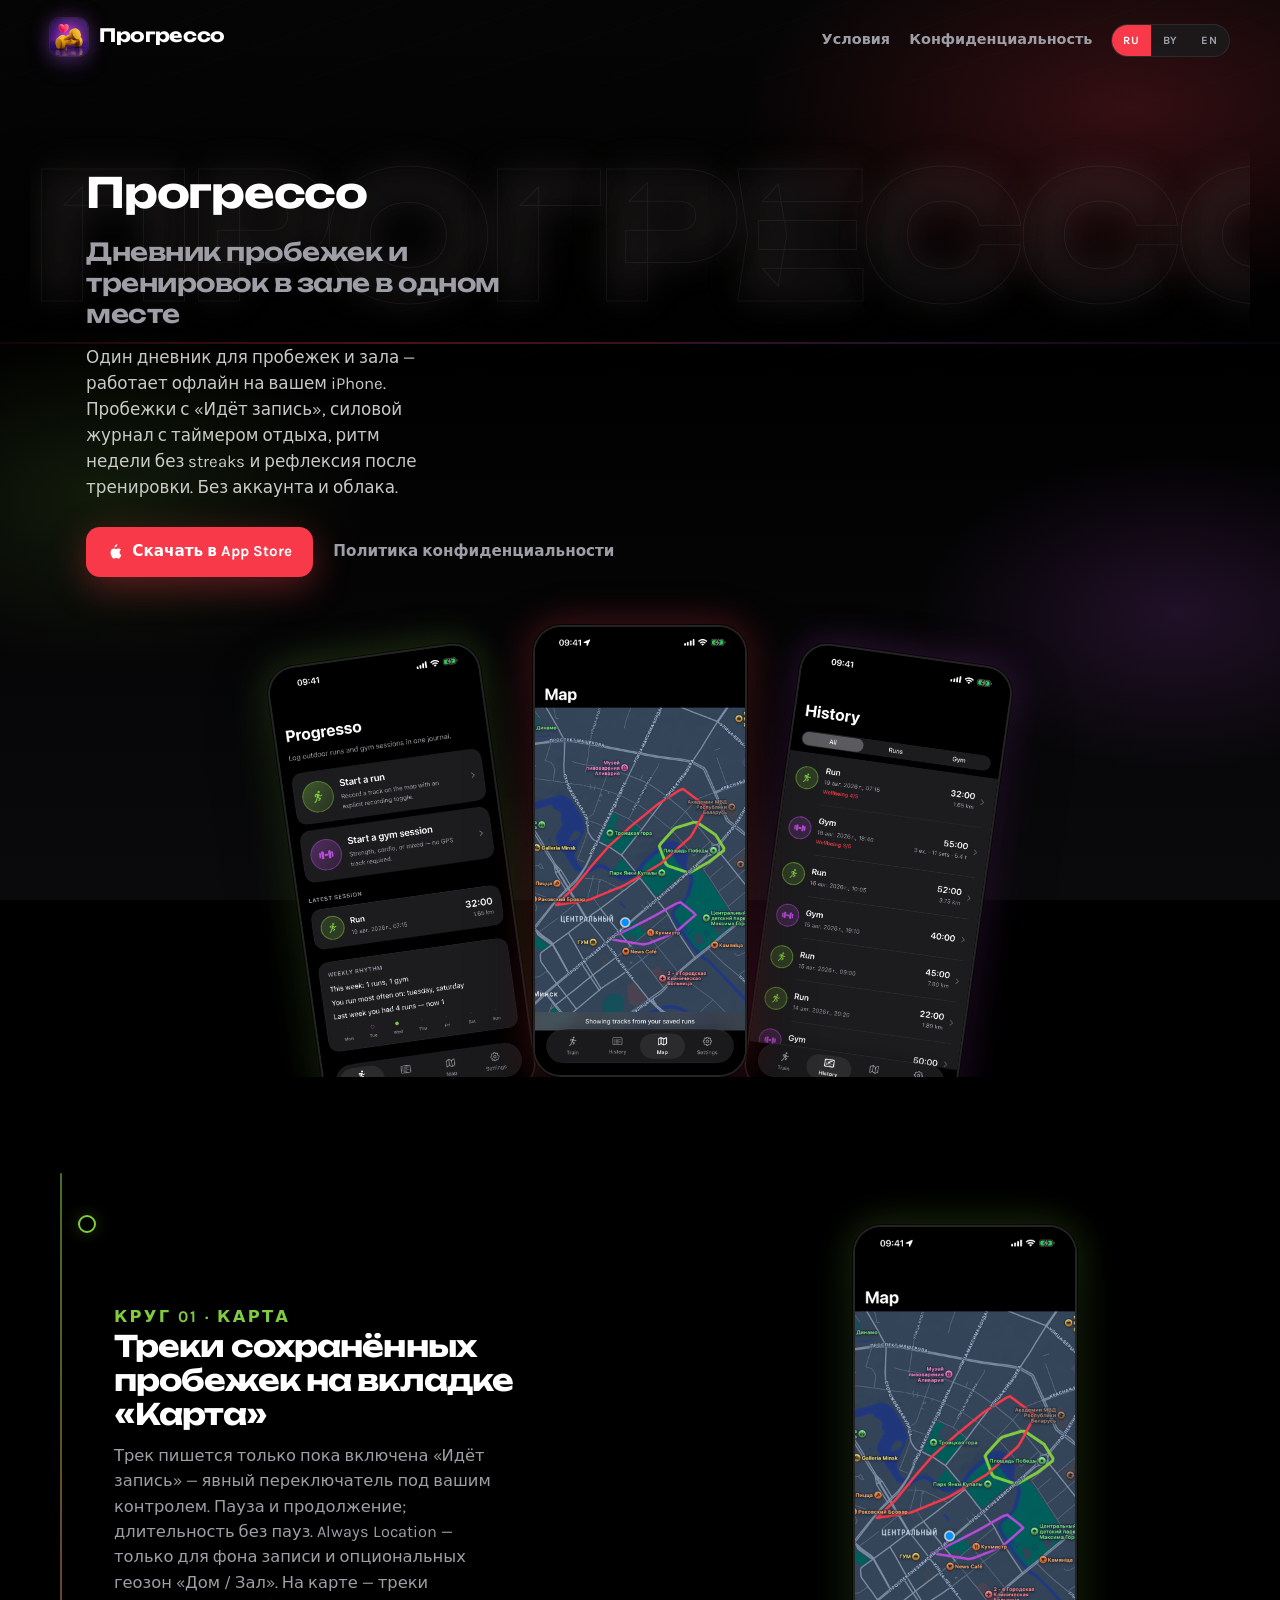
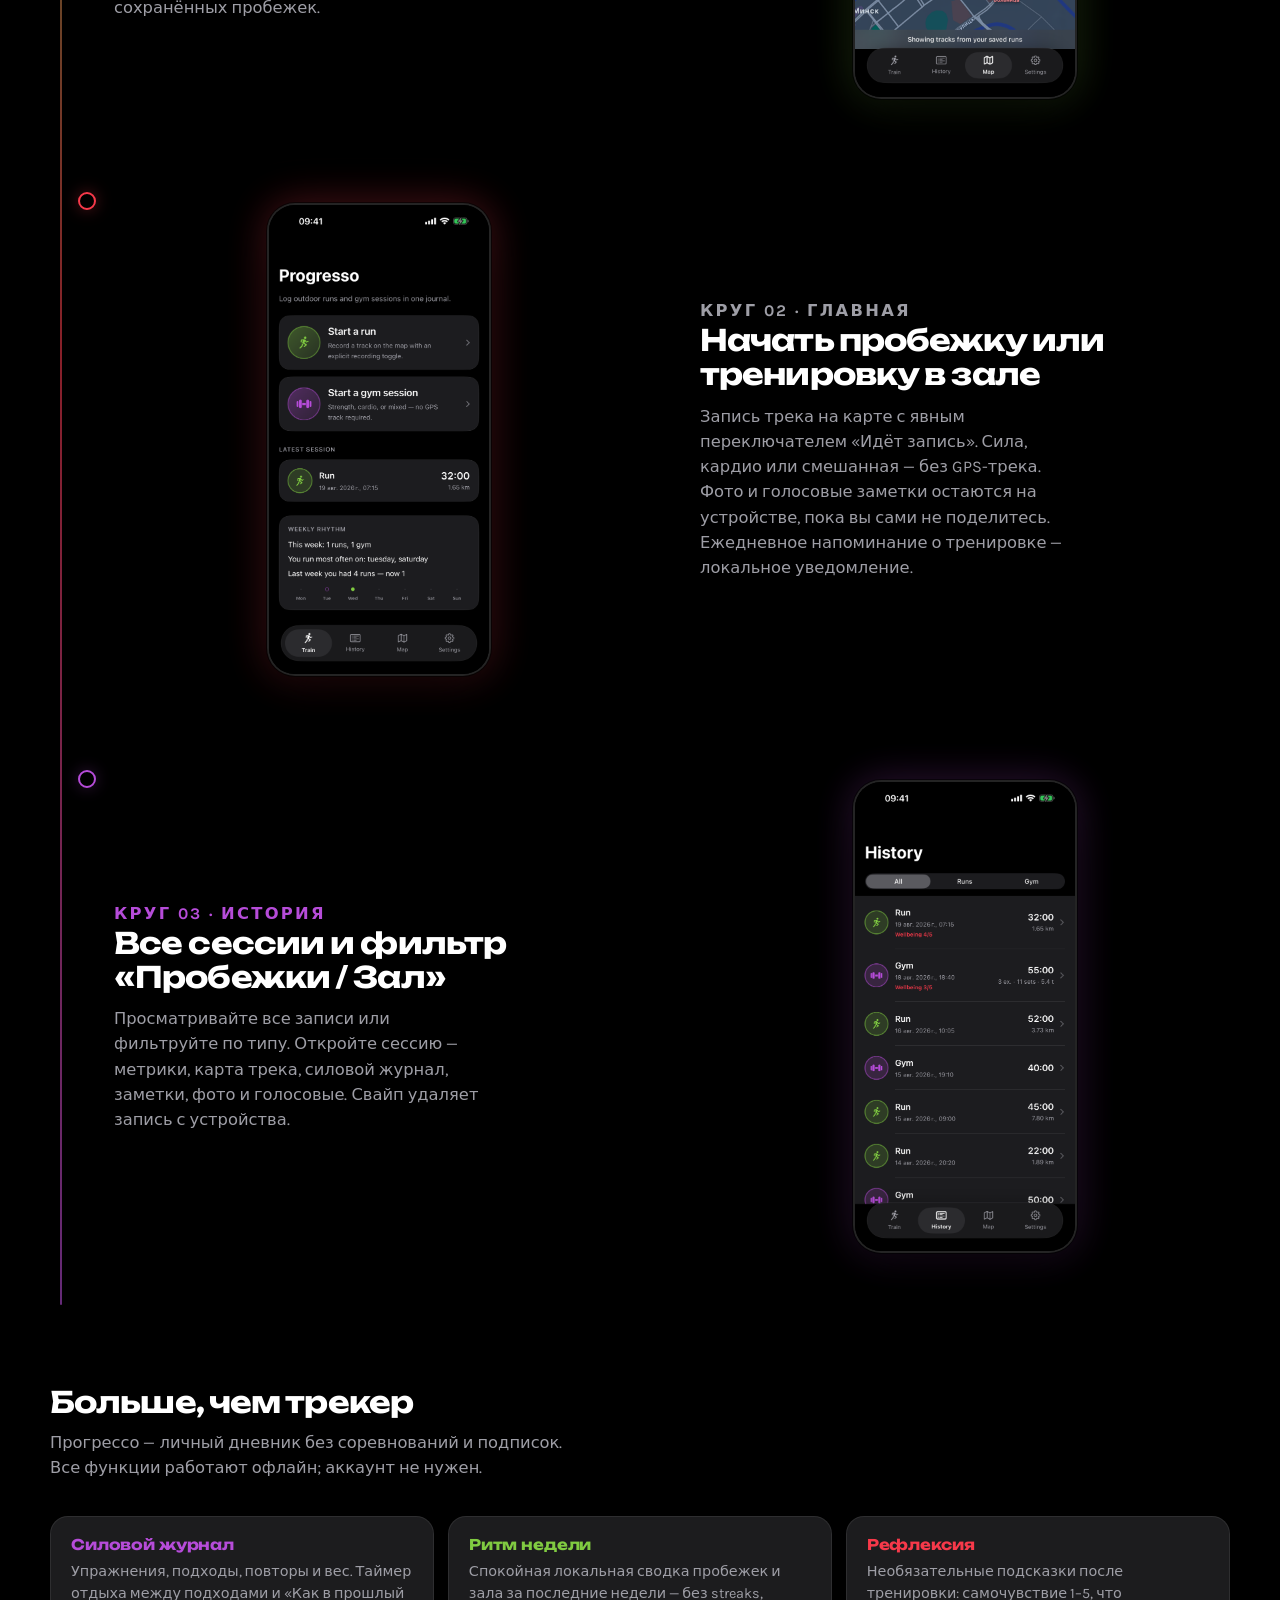
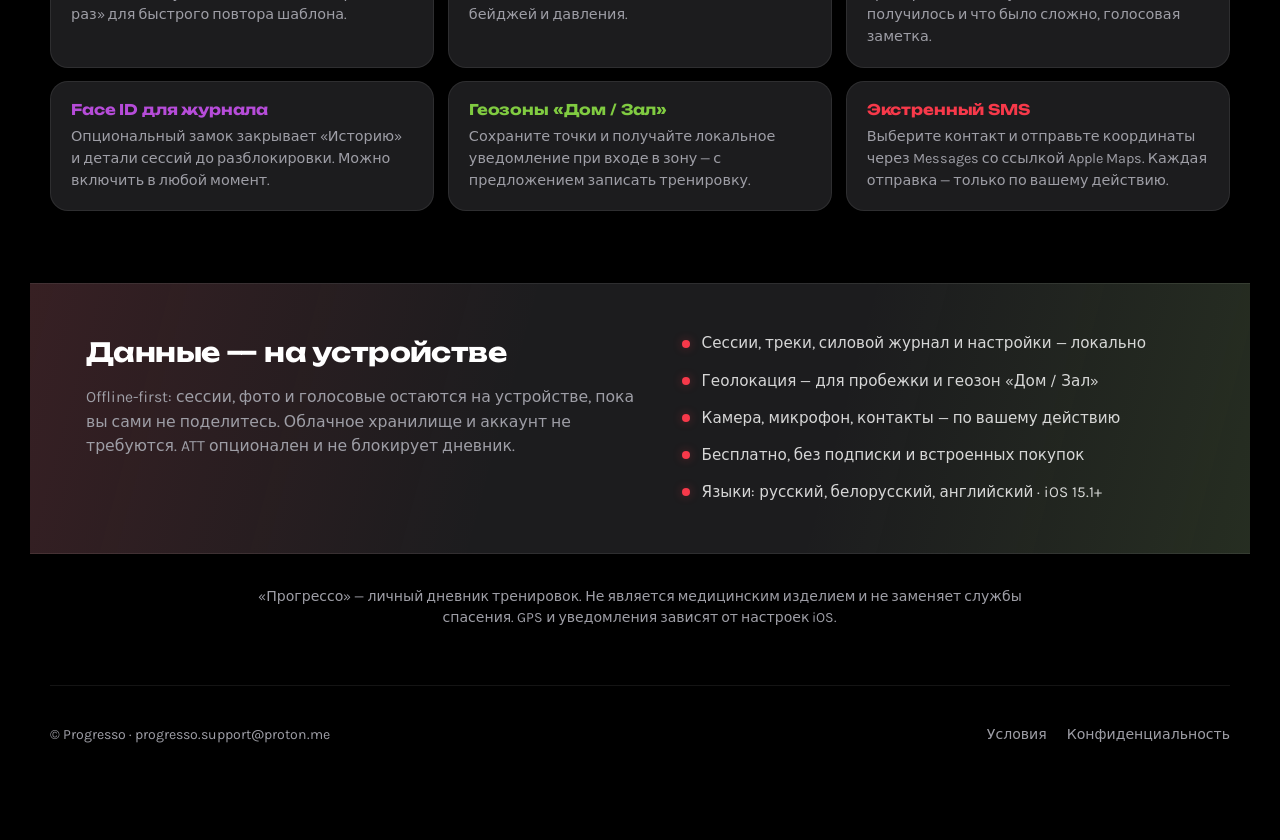
<file: index.html>
<!DOCTYPE html>
<html
  lang="ru"
  data-title-ru="Прогрессо — дневник пробежек и тренировок в зале"
  data-title-be="Прагрэса — дзённік прабежак і трэніровак у зале"
  data-title-en="Progresso — outdoor runs and gym sessions in one journal"
  data-desc-ru="Прогрессо: офлайн-дневник пробежек и зала. «Идёт запись», силовой журнал, ритм недели, Face ID — на iPhone."
  data-desc-be="Прагрэса: афлайн-дзённік прабежак і залы. «Ідзе запіс», сілавы дзённік, рытм тыдня, Face ID — на iPhone."
  data-desc-en="Progresso: offline journal for GPS runs and gym workouts. Recording toggle, strength log, weekly rhythm, Face ID — on iPhone."
>
  <head>
    <meta charset="utf-8" />
    <meta name="viewport" content="width=device-width, initial-scale=1" />
    <title>Прогрессо — дневник пробежек и тренировок в зале</title>
    <meta
      name="description"
      content="Прогрессо: офлайн-дневник пробежек и зала. «Идёт запись», силовой журнал, ритм недели, Face ID — на iPhone."
    />
    <meta name="theme-color" content="#000000" />
    <link rel="icon" type="image/png" href="assets/app-icon.png?v=2" />
    <link rel="apple-touch-icon" href="assets/app-icon.png?v=2" />
    <link rel="stylesheet" href="index.css" />
    <script src="lang.js" defer></script>
  </head>
  <body class="page-home">
    <div class="track-bg" aria-hidden="true"></div>

    <div class="shell">
      <header class="nav">
        <div class="logo">
          <a href="index.html">
            <img src="assets/app-icon.png?v=2" width="38" height="38" alt="" />
            <span class="lang-ru">Прогрессо</span>
            <span class="lang-be" hidden>Прагрэса</span>
            <span class="lang-en" hidden>Progresso</span>
          </a>
        </div>
        <div class="nav-end">
          <nav
            class="nav-links"
            data-aria-ru="Юридическая информация"
            data-aria-be="Юрыдычная інфармацыя"
            data-aria-en="Legal information"
            aria-label="Юридическая информация"
          >
            <a href="terms.html"
              ><span class="lang-ru">Условия</span><span class="lang-be" hidden>Умовы</span
              ><span class="lang-en" hidden>Terms</span></a
            >
            <a href="privacy.html"
              ><span class="lang-ru">Конфиденциальность</span
              ><span class="lang-be" hidden>Канфідэнцыяльнасць</span
              ><span class="lang-en" hidden>Privacy</span></a
            >
          </nav>
          <div class="lang-switch" role="group" aria-label="Language">
            <button type="button" data-st-lang-btn="ru" aria-pressed="true">RU</button>
            <button type="button" data-st-lang-btn="be" aria-pressed="false">BY</button>
            <button type="button" data-st-lang-btn="en" aria-pressed="false">EN</button>
          </div>
        </div>
      </header>

      <main>
        <!-- RU -->
        <div class="lang-ru">
          <section class="hero">
            <p class="hero-mark" aria-hidden="true">ПРОГРЕССО</p>
            <div class="hero-copy">
              <p class="hero-brand">Прогрессо</p>
              <h1>Дневник пробежек и тренировок в зале в одном месте</h1>
              <p class="hero-lead">
                Один дневник для пробежек и зала — работает офлайн на вашем iPhone. Пробежки с
                «Идёт запись», силовой журнал с таймером отдыха, ритм недели без streaks и
                рефлексия после тренировки. Без аккаунта и облака.
              </p>
              <div class="hero-cta">
                <a class="btn-primary" href="https://apps.apple.com/" rel="noopener"
                  ><svg viewBox="0 0 24 24" aria-hidden="true">
                    <path
                      d="M18.71 19.5c-.83 1.24-1.71 2.45-3.05 2.47-1.34.03-1.77-.79-3.29-.79-1.53 0-2 .77-3.27.82-1.31.05-2.3-1.32-3.14-2.53C4.25 17 2.94 12.45 4.7 9.39c.87-1.52 2.43-2.48 4.12-2.51 1.28-.02 2.5.87 3.29.87.78 0 2.26-1.07 3.81-.91.65.03 2.47.26 3.64 1.98-.09.06-2.17 1.28-2.15 3.81.03 3.02 2.65 4.03 2.68 4.04-.03.07-.42 1.44-1.38 2.83M13 3.5c.73-.83 1.22-1.98 1.08-3.13-1.05.05-2.31.7-3.06 1.58-.66.77-1.24 2.02-1.08 3.21 1.14.09 2.31-.65 3.06-1.66z"
                    /></svg
                  >Скачать в App Store</a
                >
                <a class="btn-ghost" href="privacy.html">Политика конфиденциальности</a>
              </div>
            </div>
            <div class="phone-rail">
              <div class="phone phone--shot">
                <img
                  src="assets/shot-home.png"
                  width="390"
                  height="844"
                  alt="Главная: начать пробежку или тренировку в зале"
                />
              </div>
              <div class="phone phone--shot">
                <img
                  src="assets/shot-map.png"
                  width="390"
                  height="844"
                  alt="Карта: треки сохранённых пробежек"
                />
              </div>
              <div class="phone phone--shot">
                <img
                  src="assets/shot-history.png"
                  width="390"
                  height="844"
                  alt="История: фильтр Все, Пробежки, Зал"
                />
              </div>
            </div>
          </section>

          <section class="laps">
            <article class="lap">
              <span class="lap-node" aria-hidden="true"></span>
              <div class="lap-copy">
                <p class="lap-kicker">Круг 01 · Карта</p>
                <h2>Треки сохранённых пробежек на вкладке «Карта»</h2>
                <p>
                  Трек пишется только пока включена «Идёт запись» — явный переключатель под вашим
                  контролем. Пауза и продолжение; длительность без пауз. Always Location — только
                  для фона записи и опциональных геозон «Дом / Зал». На карте — треки сохранённых
                  пробежек.
                </p>
              </div>
              <div class="lap-visual">
                <div class="phone phone--shot">
                  <img
                    src="assets/shot-map.png"
                    width="390"
                    height="844"
                    alt="Карта: треки сохранённых пробежек"
                  />
                </div>
              </div>
            </article>

            <article class="lap">
              <span class="lap-node" aria-hidden="true"></span>
              <div class="lap-copy">
                <p class="lap-kicker">Круг 02 · Главная</p>
                <h2>Начать пробежку или тренировку в зале</h2>
                <p>
                  Запись трека на карте с явным переключателем «Идёт запись». Сила, кардио или
                  смешанная — без GPS-трека. Фото и голосовые заметки остаются на устройстве, пока
                  вы сами не поделитесь. Ежедневное напоминание о тренировке — локальное
                  уведомление.
                </p>
              </div>
              <div class="lap-visual">
                <div class="phone phone--shot">
                  <img
                    src="assets/shot-home.png"
                    width="390"
                    height="844"
                    alt="Главная: начать пробежку или тренировку в зале"
                  />
                </div>
              </div>
            </article>

            <article class="lap">
              <span class="lap-node" aria-hidden="true"></span>
              <div class="lap-copy">
                <p class="lap-kicker">Круг 03 · История</p>
                <h2>Все сессии и фильтр «Пробежки / Зал»</h2>
                <p>
                  Просматривайте все записи или фильтруйте по типу. Откройте сессию — метрики,
                  карта трека, силовой журнал, заметки, фото и голосовые. Свайп удаляет запись с
                  устройства.
                </p>
              </div>
              <div class="lap-visual">
                <div class="phone phone--shot">
                  <img
                    src="assets/shot-history.png"
                    width="390"
                    height="844"
                    alt="История: фильтр Все, Пробежки, Зал"
                  />
                </div>
              </div>
            </article>
          </section>

          <section class="features">
            <div class="features-head">
              <h2>Больше, чем трекер</h2>
              <p>
                Прогрессо — личный дневник без соревнований и подписок. Все функции работают
                офлайн; аккаунт не нужен.
              </p>
            </div>
            <div class="features-grid">
              <article class="feature-card feature-card--gym">
                <h3>Силовой журнал</h3>
                <p>
                  Упражнения, подходы, повторы и вес. Таймер отдыха между подходами и «Как в прошлый
                  раз» для быстрого повтора шаблона.
                </p>
              </article>
              <article class="feature-card feature-card--run">
                <h3>Ритм недели</h3>
                <p>
                  Спокойная локальная сводка пробежек и зала за последние недели — без streaks,
                  бейджей и давления.
                </p>
              </article>
              <article class="feature-card feature-card--accent">
                <h3>Рефлексия</h3>
                <p>
                  Необязательные подсказки после тренировки: самочувствие 1–5, что получилось и что
                  было сложно, голосовая заметка.
                </p>
              </article>
              <article class="feature-card feature-card--gym">
                <h3>Face ID для журнала</h3>
                <p>
                  Опциональный замок закрывает «Историю» и детали сессий до разблокировки. Можно
                  включить в любой момент.
                </p>
              </article>
              <article class="feature-card feature-card--run">
                <h3>Геозоны «Дом / Зал»</h3>
                <p>
                  Сохраните точки и получайте локальное уведомление при входе в зону — с
                  предложением записать тренировку.
                </p>
              </article>
              <article class="feature-card feature-card--accent">
                <h3>Экстренный SMS</h3>
                <p>
                  Выберите контакт и отправьте координаты через Messages со ссылкой Apple Maps.
                  Каждая отправка — только по вашему действию.
                </p>
              </article>
            </div>
          </section>

          <section class="data-band">
            <div class="data-band-inner">
              <div>
                <h2>Данные — на устройстве</h2>
                <p>
                  Offline-first: сессии, фото и голосовые остаются на устройстве, пока вы сами не
                  поделитесь. Облачное хранилище и аккаунт не требуются. ATT опционален и не
                  блокирует дневник.
                </p>
              </div>
              <ul class="data-list">
                <li>Сессии, треки, силовой журнал и настройки — локально</li>
                <li>Геолокация — для пробежки и геозон «Дом / Зал»</li>
                <li>Камера, микрофон, контакты — по вашему действию</li>
                <li>Бесплатно, без подписки и встроенных покупок</li>
                <li>Языки: русский, белорусский, английский · iOS 15.1+</li>
              </ul>
            </div>
          </section>

          <p class="disclaimer">
            «Прогрессо» — личный дневник тренировок. Не является медицинским изделием и не заменяет
            службы спасения. GPS и уведомления зависят от настроек iOS.
          </p>
        </div>

        <!-- BE -->
        <div class="lang-be" hidden>
          <section class="hero">
            <p class="hero-mark" aria-hidden="true">ПРАГРЭСА</p>
            <div class="hero-copy">
              <p class="hero-brand">Прагрэса</p>
              <h1>Дзённік прабежак і трэніровак у зале ў адным месцы</h1>
              <p class="hero-lead">
                Адзін дзённік для прабежак і залы — працуе афлайн на вашым iPhone. Прабежкі з
                «Ідзе запіс», сілавы дзённік з таймерам адпачынку, рытм тыдня без streaks і
                рэфлексія пасля трэніроўкі. Без акаўнта і воблака.
              </p>
              <div class="hero-cta">
                <a class="btn-primary" href="https://apps.apple.com/" rel="noopener"
                  ><svg viewBox="0 0 24 24" aria-hidden="true">
                    <path
                      d="M18.71 19.5c-.83 1.24-1.71 2.45-3.05 2.47-1.34.03-1.77-.79-3.29-.79-1.53 0-2 .77-3.27.82-1.31.05-2.3-1.32-3.14-2.53C4.25 17 2.94 12.45 4.7 9.39c.87-1.52 2.43-2.48 4.12-2.51 1.28-.02 2.5.87 3.29.87.78 0 2.26-1.07 3.81-.91.65.03 2.47.26 3.64 1.98-.09.06-2.17 1.28-2.15 3.81.03 3.02 2.65 4.03 2.68 4.04-.03.07-.42 1.44-1.38 2.83M13 3.5c.73-.83 1.22-1.98 1.08-3.13-1.05.05-2.31.7-3.06 1.58-.66.77-1.24 2.02-1.08 3.21 1.14.09 2.31-.65 3.06-1.66z"
                    /></svg
                  >Спампаваць у App Store</a
                >
                <a class="btn-ghost" href="privacy.html">Палітыка канфідэнцыйнасці</a>
              </div>
            </div>
            <div class="phone-rail">
              <div class="phone phone--shot">
                <img
                  src="assets/shot-home.png"
                  width="390"
                  height="844"
                  alt="Галоўная: пачаць прабежку або трэніроўку ў зале"
                />
              </div>
              <div class="phone phone--shot">
                <img
                  src="assets/shot-map.png"
                  width="390"
                  height="844"
                  alt="Карта: трэкі захаваных прабежак"
                />
              </div>
              <div class="phone phone--shot">
                <img
                  src="assets/shot-history.png"
                  width="390"
                  height="844"
                  alt="Гісторыя: фільтр Усе, Прабежкі, Зала"
                />
              </div>
            </div>
          </section>

          <section class="laps">
            <article class="lap">
              <span class="lap-node" aria-hidden="true"></span>
              <div class="lap-copy">
                <p class="lap-kicker">Круг 01 · Карта</p>
                <h2>Трэкі захаваных прабежак на ўкладцы «Карта»</h2>
                <p>
                  Трэк пішаецца толькі пакуль уключаны «Ідзе запіс» — відавочны пераключальнік пад
                  вашым кантролем. Паўза і працяг; працягласць без паўзаў. Always Location — толькі
                  для фону запісу і апцыянальных геазон «Дом / Зала». На мапе — трэкі захаваных
                  прабежак.
                </p>
              </div>
              <div class="lap-visual">
                <div class="phone phone--shot">
                  <img
                    src="assets/shot-map.png"
                    width="390"
                    height="844"
                    alt="Карта: трэкі захаваных прабежак"
                  />
                </div>
              </div>
            </article>

            <article class="lap">
              <span class="lap-node" aria-hidden="true"></span>
              <div class="lap-copy">
                <p class="lap-kicker">Круг 02 · Галоўная</p>
                <h2>Пачаць прабежку або трэніроўку ў зале</h2>
                <p>
                  Запіс трэка на карце з відавочным пераключальнікам «Ідзе запіс». Сіла, кардыё ці
                  змешаная — без GPS-трэка. Фота і галасавыя нататкі застаюцца на прыладзе, пакуль
                  вы самі не падзеліцеся. Штодзённы напамін пра трэніроўку — лакальнае апавяшчэнне.
                </p>
              </div>
              <div class="lap-visual">
                <div class="phone phone--shot">
                  <img
                    src="assets/shot-home.png"
                    width="390"
                    height="844"
                    alt="Галоўная: пачаць прабежку або трэніроўку ў зале"
                  />
                </div>
              </div>
            </article>

            <article class="lap">
              <span class="lap-node" aria-hidden="true"></span>
              <div class="lap-copy">
                <p class="lap-kicker">Круг 03 · Гісторыя</p>
                <h2>Усе сесіі і фільтр «Прабежкі / Зала»</h2>
                <p>
                  Праглядайце ўсе запісы або фільтруйце па тыпе. Адкрыйце сесію — метрыкі, мапа
                  трэка, сілавы дзённік, нататкі, фота і галасавыя. Свайп выдаляе запіс з прылады.
                </p>
              </div>
              <div class="lap-visual">
                <div class="phone phone--shot">
                  <img
                    src="assets/shot-history.png"
                    width="390"
                    height="844"
                    alt="Гісторыя: фільтр Усе, Прабежкі, Зала"
                  />
                </div>
              </div>
            </article>
          </section>


          <section class="features">
            <div class="features-head">
              <h2>Больш, чым трэкер</h2>
              <p>
                Прагрэса — асабісты дзённік без спаборніцтва і падпісак. Усе функцыі працуюць
                афлайн; акаўнт не патрэбны.
              </p>
            </div>
            <div class="features-grid">
              <article class="feature-card feature-card--gym">
                <h3>Сілавы дзённік</h3>
                <p>
                  Практыкі, падыходы, паўторы і вага. Таймер адпачынку паміж падыходамі і «Як у
                  мінулы раз» для хуткага паўтору шаблона.
                </p>
              </article>
              <article class="feature-card feature-card--run">
                <h3>Рытм тыдня</h3>
                <p>
                  Спакойная лакальная зводка прабежак і залы за апошнія тыдні — без streaks, бэйджаў
                  і ціску.
                </p>
              </article>
              <article class="feature-card feature-card--accent">
                <h3>Рэфлексія</h3>
                <p>
                  Неабавязковыя падказкі пасля трэніроўкі: самаадчуванне 1–5, што атрымалася і што
                  было складана, галасавая нататка.
                </p>
              </article>
              <article class="feature-card feature-card--gym">
                <h3>Face ID для дзённіка</h3>
                <p>
                  Опцыянальны замок закрывае «Гісторыю» і дэталі сесій да разблакіроўкі. Можна
                  уключыць у любой момант.
                </p>
              </article>
              <article class="feature-card feature-card--run">
                <h3>Геазоны «Дом / Зала»</h3>
                <p>
                  Захавайце кропкі і атрымлівайце лакальнае апавяшчэнне пры ўваходзе ў зону — з
                  прапановай запісаць трэніроўку.
                </p>
              </article>
              <article class="feature-card feature-card--accent">
                <h3>Экстренны SMS</h3>
                <p>
                  Выберыце кантакт і дашліце каардынаты праз Messages са спайкай Apple Maps. Кожная
                  адправка — толькі па вашым дзеянні.
                </p>
              </article>
            </div>
          </section>

          <section class="data-band">
            <div class="data-band-inner">
              <div>
                <h2>Даныя — на прыладзе</h2>
                <p>
                  Offline-first: сесіі, фота і галасавыя застаюцца на прыладзе, пакуль вы самі не
                  падзеліцеся. Воблачнае сховішча і акаўнт не патрэбныя. ATT апцыянальны і не
                  блакуе дзённік.
                </p>
              </div>
              <ul class="data-list">
                <li>Сесіі, трэкі, сілавы дзённік і налады — лакальна</li>
                <li>Геалакацыя — для прабежкі і геазон «Дом / Зала»</li>
                <li>Камера, мікрафон, кантакты — па вашым дзеянні</li>
                <li>Бесплатна, без падпіскі і ўбудаваных пакупак</li>
                <li>Мовы: беларуская, руская, англійская · iOS 15.1+</li>
              </ul>
            </div>
          </section>

          <p class="disclaimer">
            «Прагрэса» — асабісты дзённік трэніровак. Не з’яўляецца медыцынскім вырабам і не
            замяняе службы ратавання. GPS і апавяшчэнні залежаць ад налад iOS.
          </p>
        </div>

        <!-- EN -->
        <div class="lang-en" hidden>
          <section class="hero">
            <p class="hero-mark" aria-hidden="true">PROGRESSO</p>
            <div class="hero-copy">
              <p class="hero-brand">Progresso</p>
              <h1>Log outdoor runs and gym sessions in one journal</h1>
              <p class="hero-lead">
                One journal for outdoor runs and gym sessions — built to work offline on your iPhone.
                GPS runs with Recording toggle, strength log with rest timer, weekly rhythm without
                streaks, and optional post-workout reflection. No account or cloud required.
              </p>
              <div class="hero-cta">
                <a class="btn-primary" href="https://apps.apple.com/" rel="noopener"
                  ><svg viewBox="0 0 24 24" aria-hidden="true">
                    <path
                      d="M18.71 19.5c-.83 1.24-1.71 2.45-3.05 2.47-1.34.03-1.77-.79-3.29-.79-1.53 0-2 .77-3.27.82-1.31.05-2.3-1.32-3.14-2.53C4.25 17 2.94 12.45 4.7 9.39c.87-1.52 2.43-2.48 4.12-2.51 1.28-.02 2.5.87 3.29.87.78 0 2.26-1.07 3.81-.91.65.03 2.47.26 3.64 1.98-.09.06-2.17 1.28-2.15 3.81.03 3.02 2.65 4.03 2.68 4.04-.03.07-.42 1.44-1.38 2.83M13 3.5c.73-.83 1.22-1.98 1.08-3.13-1.05.05-2.31.7-3.06 1.58-.66.77-1.24 2.02-1.08 3.21 1.14.09 2.31-.65 3.06-1.66z"
                    /></svg
                  >Get it on the App Store</a
                >
                <a class="btn-ghost" href="privacy.html">Privacy Policy</a>
              </div>
            </div>
            <div class="phone-rail">
              <div class="phone phone--shot">
                <img
                  src="assets/shot-home.png"
                  width="390"
                  height="844"
                  alt="Home: start a run or gym session"
                />
              </div>
              <div class="phone phone--shot">
                <img
                  src="assets/shot-map.png"
                  width="390"
                  height="844"
                  alt="Map: tracks from saved runs"
                />
              </div>
              <div class="phone phone--shot">
                <img
                  src="assets/shot-history.png"
                  width="390"
                  height="844"
                  alt="History: All, Runs, Gym filter"
                />
              </div>
            </div>
          </section>

          <section class="laps">
            <article class="lap">
              <span class="lap-node" aria-hidden="true"></span>
              <div class="lap-copy">
                <p class="lap-kicker">Lap 01 · Map</p>
                <h2>Saved run tracks on the Map tab</h2>
                <p>
                  Your track is written only while Recording is on — a clear toggle you control.
                  Pause and resume; duration excludes pauses. Always location is only for background
                  recording and optional Home / Gym geofences. The Map tab shows saved run tracks.
                </p>
              </div>
              <div class="lap-visual">
                <div class="phone phone--shot">
                  <img
                    src="assets/shot-map.png"
                    width="390"
                    height="844"
                    alt="Map: tracks from saved runs"
                  />
                </div>
              </div>
            </article>

            <article class="lap">
              <span class="lap-node" aria-hidden="true"></span>
              <div class="lap-copy">
                <p class="lap-kicker">Lap 02 · Train</p>
                <h2>Start a run or a gym session</h2>
                <p>
                  Record a track on the map with an explicit Recording toggle. Strength, cardio, or
                  mixed — no GPS track required. Photos and voice notes stay on your device until
                  you share them. Daily training reminder — a local notification.
                </p>
              </div>
              <div class="lap-visual">
                <div class="phone phone--shot">
                  <img
                    src="assets/shot-home.png"
                    width="390"
                    height="844"
                    alt="Home: start a run or gym session"
                  />
                </div>
              </div>
            </article>

            <article class="lap">
              <span class="lap-node" aria-hidden="true"></span>
              <div class="lap-copy">
                <p class="lap-kicker">Lap 03 · History</p>
                <h2>All sessions with Runs / Gym filter</h2>
                <p>
                  Browse every entry or filter by type. Open a session for metrics, run map, strength
                  log, notes, photos, and voice memos. Swipe to delete a record from your device.
                </p>
              </div>
              <div class="lap-visual">
                <div class="phone phone--shot">
                  <img
                    src="assets/shot-history.png"
                    width="390"
                    height="844"
                    alt="History: All, Runs, Gym filter"
                  />
                </div>
              </div>
            </article>
          </section>


          <section class="features">
            <div class="features-head">
              <h2>More than a tracker</h2>
              <p>
                Progresso is a personal journal without competitions or subscriptions. Everything
                works offline — no account needed.
              </p>
            </div>
            <div class="features-grid">
              <article class="feature-card feature-card--gym">
                <h3>Strength journal</h3>
                <p>
                  Exercises, sets, reps, and weight. Rest timer between sets and “Like last time” to
                  repeat your previous template quickly.
                </p>
              </article>
              <article class="feature-card feature-card--run">
                <h3>Weekly rhythm</h3>
                <p>
                  A calm local summary of recent runs and gym sessions — no streaks, badges, or
                  pressure.
                </p>
              </article>
              <article class="feature-card feature-card--accent">
                <h3>Post-workout reflection</h3>
                <p>
                  Optional prompts after saving: wellbeing 1–5, what went well, what was hard, and an
                  optional voice note.
                </p>
              </article>
              <article class="feature-card feature-card--gym">
                <h3>Face ID journal lock</h3>
                <p>
                  Optional lock protects History and session details until you unlock. Enable anytime
                  in Settings.
                </p>
              </article>
              <article class="feature-card feature-card--run">
                <h3>Home / Gym geofences</h3>
                <p>
                  Save locations and get a local notification when you enter a zone — with a nudge to
                  log a workout.
                </p>
              </article>
              <article class="feature-card feature-card--accent">
                <h3>Emergency SMS</h3>
                <p>
                  Pick a contact and send your coordinates via Messages with an Apple Maps link. You
                  initiate every send.
                </p>
              </article>
            </div>
          </section>

          <section class="data-band">
            <div class="data-band-inner">
              <div>
                <h2>Data stays on device</h2>
                <p>
                  Offline-first: sessions, photos, and voice notes stay on this device unless you
                  share them. No cloud storage or account required. ATT is optional and never blocks
                  the journal.
                </p>
              </div>
              <ul class="data-list">
                <li>Sessions, tracks, strength log, and settings — local</li>
                <li>Location — for runs and Home / Gym geofences</li>
                <li>Camera, mic, contacts — on your action</li>
                <li>Free — no subscription or in-app purchases</li>
                <li>Languages: English, Russian, Belarusian · iOS 15.1+</li>
              </ul>
            </div>
          </section>

          <p class="disclaimer">
            Progresso is a personal fitness journal. It is not a medical device and not an emergency
            service. GPS and notifications depend on iOS settings.
          </p>
        </div>
      </main>

      <footer class="footer">
        <p class="lang-ru">
          © Progresso ·
          <a href="mailto:progresso.support@proton.me">progresso.support@proton.me</a>
        </p>
        <p class="lang-be" hidden>
          © Progresso ·
          <a href="mailto:progresso.support@proton.me">progresso.support@proton.me</a>
        </p>
        <p class="lang-en" hidden>
          © Progresso ·
          <a href="mailto:progresso.support@proton.me">progresso.support@proton.me</a>
        </p>
        <nav
          data-aria-ru="Нижняя навигация"
          data-aria-be="Ніжняя навігацыя"
          data-aria-en="Footer navigation"
          aria-label="Нижняя навигация"
        >
          <a href="terms.html"
            ><span class="lang-ru">Условия</span><span class="lang-be" hidden>Умовы</span
            ><span class="lang-en" hidden>Terms</span></a
          >
          <a href="privacy.html"
            ><span class="lang-ru">Конфиденциальность</span
            ><span class="lang-be" hidden>Канфідэнцыяльнасць</span
            ><span class="lang-en" hidden>Privacy</span></a
          >
        </nav>
      </footer>
    </div>
  </body>
</html>
</file>
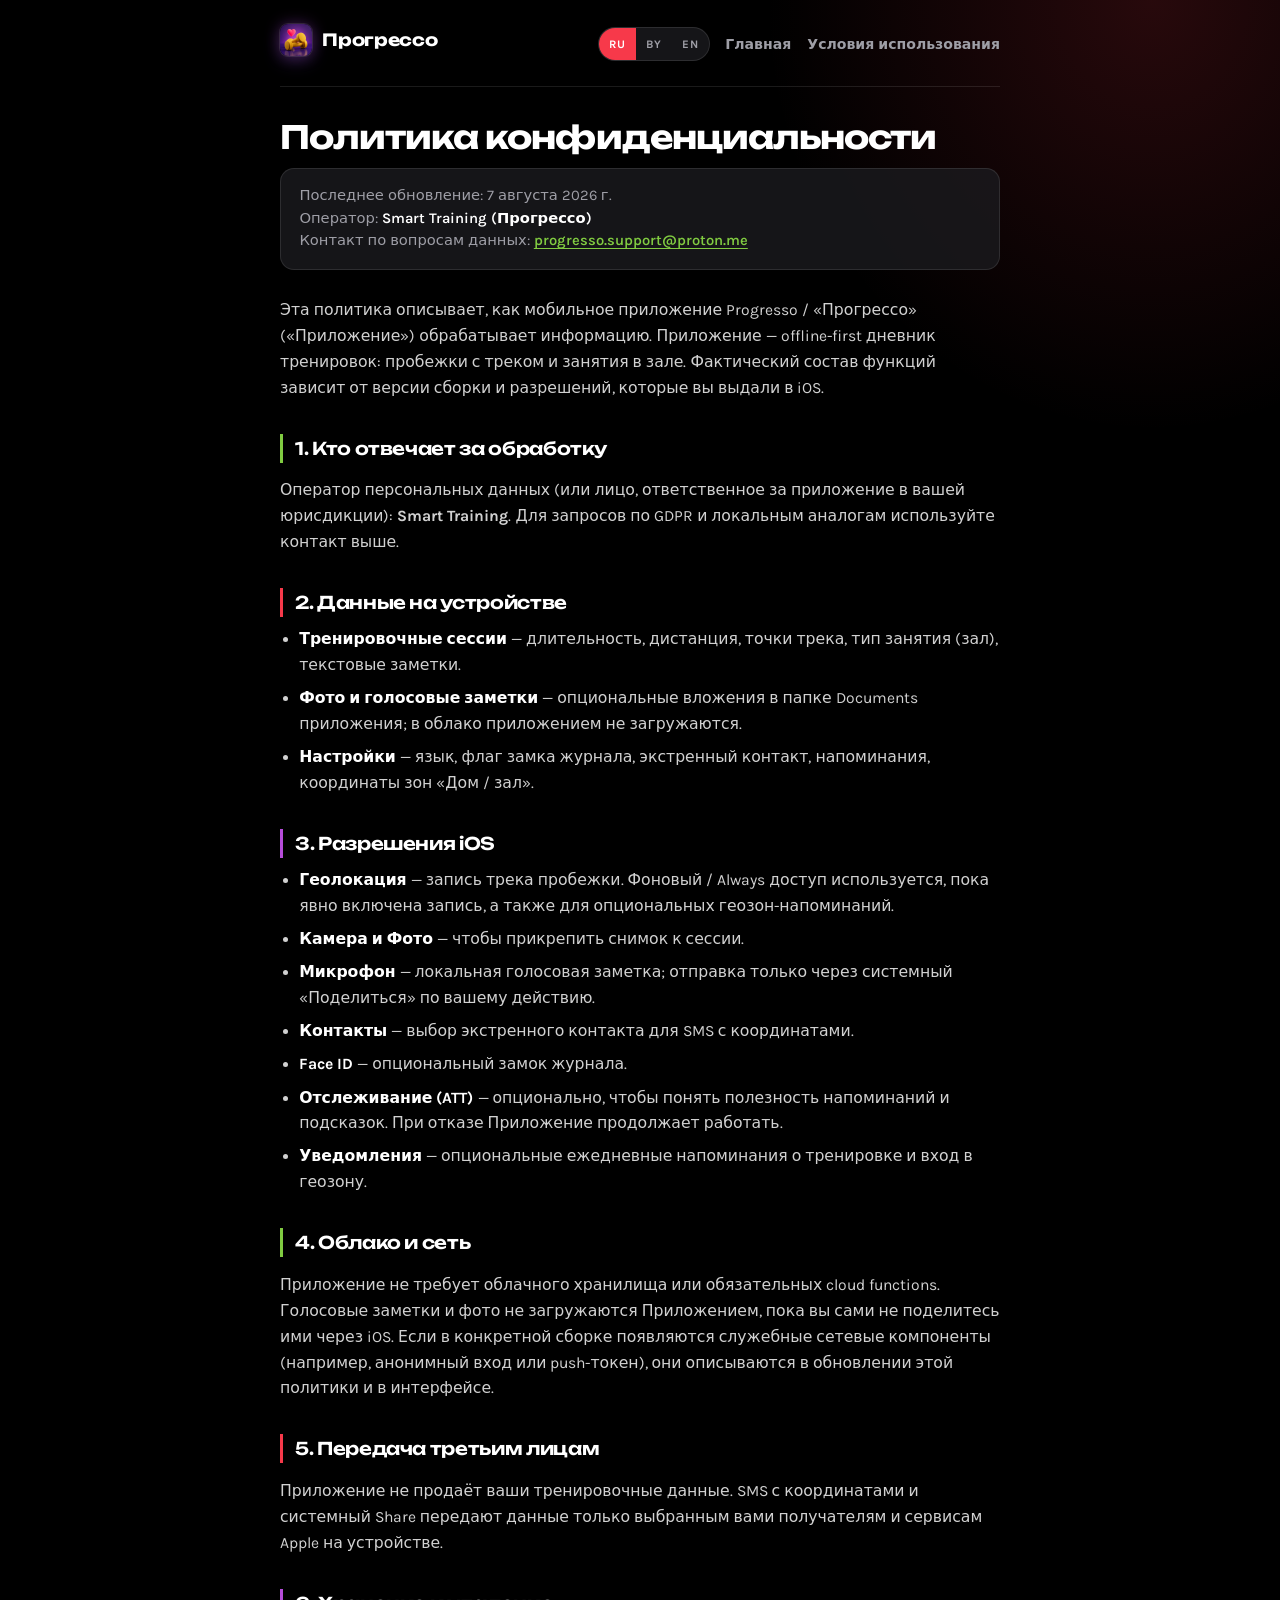
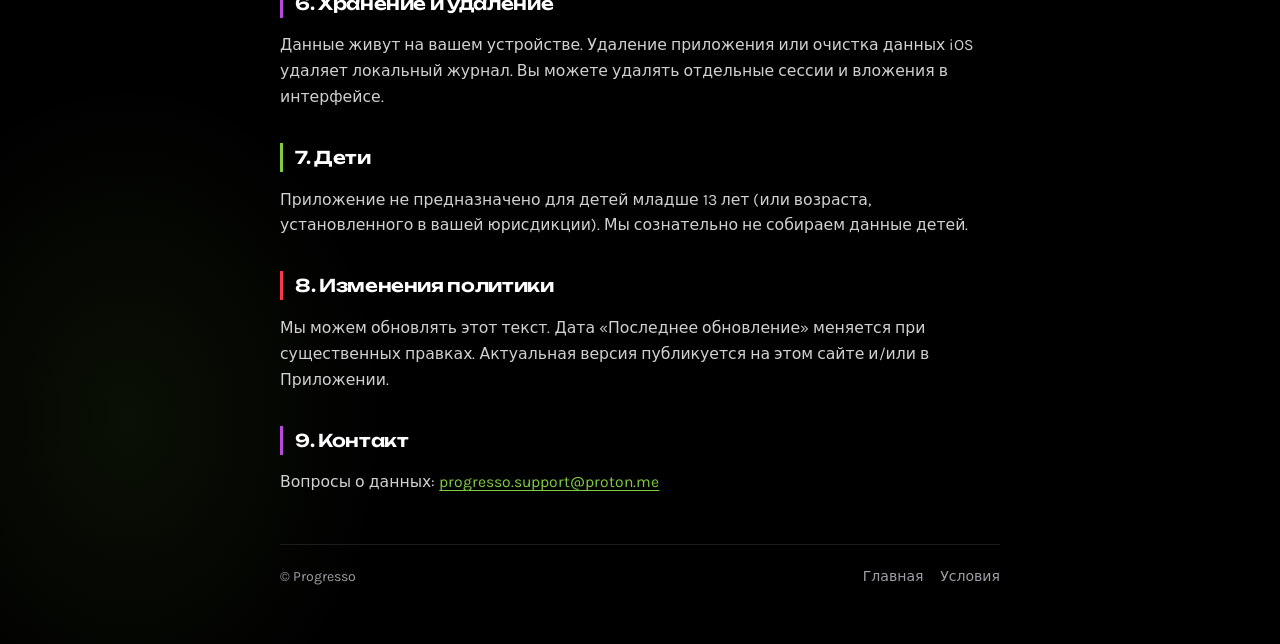
<file: privacy.html>
<!DOCTYPE html>
<html
  lang="ru"
  data-title-ru="Политика конфиденциальности — Прогрессо"
  data-title-be="Палітыка канфідэнцыйнасці — Прагрэса"
  data-title-en="Privacy Policy — Progresso"
>
  <head>
    <meta charset="utf-8" />
    <meta name="viewport" content="width=device-width, initial-scale=1" />
    <meta name="theme-color" content="#000000" />
    <title>Политика конфиденциальности — Прогрессо</title>
    <link rel="icon" type="image/png" href="assets/app-icon.png?v=2" />
    <link rel="apple-touch-icon" href="assets/app-icon.png?v=2" />
    <link rel="stylesheet" href="styles.css" />
    <script src="lang.js" defer></script>
  </head>
  <body>
    <div class="wrap legal-page">
      <header class="site-header">
        <div class="logo">
          <a href="index.html"
            ><img src="assets/app-icon.png?v=2" width="32" height="32" alt="" />
            <span class="lang-ru">Прогрессо</span>
            <span class="lang-be" hidden>Прагрэса</span>
            <span class="lang-en" hidden>Progresso</span></a
          >
        </div>
        <div class="header-tools">
          <div class="lang-switch" role="group" aria-label="Language">
            <button type="button" data-st-lang-btn="ru" aria-pressed="true">RU</button>
            <button type="button" data-st-lang-btn="be" aria-pressed="false">BY</button>
            <button type="button" data-st-lang-btn="en" aria-pressed="false">EN</button>
          </div>
          <nav
            class="nav-inline"
            data-aria-ru="Навигация по сайту"
            data-aria-be="Навігацыя па сайце"
            data-aria-en="Site navigation"
            aria-label="Навигация по сайту"
          >
            <a href="index.html"
              ><span class="lang-ru">Главная</span><span class="lang-be" hidden>Галоўная</span
              ><span class="lang-en" hidden>Home</span></a
            >
            <a href="terms.html"
              ><span class="lang-ru">Условия использования</span
              ><span class="lang-be" hidden>Умовы выкарыстання</span
              ><span class="lang-en" hidden>Terms of Use</span></a
            >
          </nav>
        </div>
      </header>

      <main>
        <div class="lang-ru">
          <h1>Политика конфиденциальности</h1>
          <p class="meta">
            Последнее обновление: 7 августа 2026 г.<br />
            Оператор: <strong>Smart Training (Прогрессо)</strong><br />
            Контакт по вопросам данных:
            <strong><a href="mailto:progresso.support@proton.me">progresso.support@proton.me</a></strong>
          </p>

          <p>
            Эта политика описывает, как мобильное приложение Progresso / «Прогрессо»
            («Приложение») обрабатывает информацию. Приложение — offline-first дневник тренировок:
            пробежки с треком и занятия в зале. Фактический состав функций зависит от версии сборки
            и разрешений, которые вы выдали в iOS.
          </p>

          <h2>1. Кто отвечает за обработку</h2>
          <p>
            Оператор персональных данных (или лицо, ответственное за приложение в вашей
            юрисдикции): <strong>Smart Training</strong>. Для запросов по GDPR и локальным аналогам
            используйте контакт выше.
          </p>

          <h2>2. Данные на устройстве</h2>
          <ul>
            <li>
              <strong>Тренировочные сессии</strong> — длительность, дистанция, точки трека, тип
              занятия (зал), текстовые заметки.
            </li>
            <li>
              <strong>Фото и голосовые заметки</strong> — опциональные вложения в папке Documents
              приложения; в облако приложением не загружаются.
            </li>
            <li>
              <strong>Настройки</strong> — язык, флаг замка журнала, экстренный контакт,
              напоминания, координаты зон «Дом / зал».
            </li>
          </ul>

          <h2>3. Разрешения iOS</h2>
          <ul>
            <li>
              <strong>Геолокация</strong> — запись трека пробежки. Фоновый / Always доступ
              используется, пока явно включена запись, а также для опциональных геозон-напоминаний.
            </li>
            <li>
              <strong>Камера и Фото</strong> — чтобы прикрепить снимок к сессии.
            </li>
            <li>
              <strong>Микрофон</strong> — локальная голосовая заметка; отправка только через
              системный «Поделиться» по вашему действию.
            </li>
            <li>
              <strong>Контакты</strong> — выбор экстренного контакта для SMS с координатами.
            </li>
            <li>
              <strong>Face&nbsp;ID</strong> — опциональный замок журнала.
            </li>
            <li>
              <strong>Отслеживание (ATT)</strong> — опционально, чтобы понять полезность
              напоминаний и подсказок. При отказе Приложение продолжает работать.
            </li>
            <li>
              <strong>Уведомления</strong> — опциональные ежедневные напоминания о тренировке и
              вход в геозону.
            </li>
          </ul>

          <h2>4. Облако и сеть</h2>
          <p>
            Приложение не требует облачного хранилища или обязательных cloud functions. Голосовые
            заметки и фото не загружаются Приложением, пока вы сами не поделитесь ими через iOS.
            Если в конкретной сборке появляются служебные сетевые компоненты (например, анонимный
            вход или push-токен), они описываются в обновлении этой политики и в интерфейсе.
          </p>

          <h2>5. Передача третьим лицам</h2>
          <p>
            Приложение не продаёт ваши тренировочные данные. SMS с координатами и системный Share
            передают данные только выбранным вами получателям и сервисам Apple на устройстве.
          </p>

          <h2>6. Хранение и удаление</h2>
          <p>
            Данные живут на вашем устройстве. Удаление приложения или очистка данных iOS удаляет
            локальный журнал. Вы можете удалять отдельные сессии и вложения в интерфейсе.
          </p>

          <h2>7. Дети</h2>
          <p>
            Приложение не предназначено для детей младше 13 лет (или возраста, установленного в
            вашей юрисдикции). Мы сознательно не собираем данные детей.
          </p>

          <h2>8. Изменения политики</h2>
          <p>
            Мы можем обновлять этот текст. Дата «Последнее обновление» меняется при существенных
            правках. Актуальная версия публикуется на этом сайте и/или в Приложении.
          </p>

          <h2>9. Контакт</h2>
          <p>
            Вопросы о данных:
            <a href="mailto:progresso.support@proton.me">progresso.support@proton.me</a>
          </p>
        </div>

        <div class="lang-be" hidden>
          <h1>Палітыка канфідэнцыйнасці</h1>
          <p class="meta">
            Апошняе абнаўленне: 7 жніўня 2026 г.<br />
            Аператар: <strong>Smart Training (Прагрэса)</strong><br />
            Кантакт:
            <strong><a href="mailto:progresso.support@proton.me">progresso.support@proton.me</a></strong>
          </p>

          <p>
            Гэтая палітыка апісвае, як мабільная праграма Progresso / «Прагрэса»
            («Праграма») апрацоўвае інфармацыю. Праграма — offline-first дзённік трэніровак:
            прабежкі з трэкам і заняткі ў зале. Фактычны склад функцый залежыць ад версіі і
            дазволаў iOS.
          </p>

          <h2>1. Хто адказвае за апрацоўку</h2>
          <p>
            Аператар: <strong>Smart Training</strong>. Для запытаў па GDPR і лакальных аналагах —
            кантакт вышэй.
          </p>

          <h2>2. Даныя на прыладзе</h2>
          <ul>
            <li>
              <strong>Сесіі трэніровак</strong> — працягласць, дыстанцыя, кропкі трэка, тып занятку,
              тэкставыя нататкі.
            </li>
            <li>
              <strong>Фота і галасавыя нататкі</strong> — апцыянальныя ўкладанні ў Documents;
              у воблака праграмай не загружаюцца.
            </li>
            <li>
              <strong>Налады</strong> — мова, замак часопіса, экстраны кантакт, напаміны, зоны
              «Дом / зала».
            </li>
          </ul>

          <h2>3. Дазволы iOS</h2>
          <ul>
            <li>
              <strong>Геалакацыя</strong> — запіс трэка прабежкі; Always — падчас яўнага запісу і
              для апцыянальных геазон.
            </li>
            <li><strong>Камера і Фота</strong> — здымак да сесіі.</li>
            <li>
              <strong>Мікрафон</strong> — лакальная галасавая нататка; адпраўка толькі праз
              «Падзяліцца».
            </li>
            <li><strong>Кантакты</strong> — экстраны кантакт для SMS з каардынатамі.</li>
            <li><strong>Face&nbsp;ID</strong> — апцыянальны замак часопіса.</li>
            <li>
              <strong>ATT</strong> — апцыянальна для ацэнкі карыснасці напамінаў. Пры адмове
              Праграма працуе далей.
            </li>
            <li><strong>Апавяшчэнні</strong> — апцыянальныя напаміны і ўваход у геазону.</li>
          </ul>

          <h2>4. Воблака і сетка</h2>
          <p>
            Праграма не патрабуе воблачнага сховішча. Фота і галасавыя нататкі не загружаюцца
            Праграмай, пакуль вы самі не падзеліцеся імі праз iOS.
          </p>

          <h2>5. Перадача трэцім асобам</h2>
          <p>
            Праграма не прадае вашыя даныя трэніровак. SMS і Share перадаюць даныя толькі абраным
            вамі атрымальнікам.
          </p>

          <h2>6. Захаванне і выдаленне</h2>
          <p>
            Даныя жывуць на прыладзе. Выдаленне праграмы выдаляе лакальны часопіс. Асобныя сесіі
            можна выдаляць у інтэрфейсе.
          </p>

          <h2>7. Дзеці</h2>
          <p>
            Праграма не прызначана для дзяцей младзей за 13 гадоў (ці ўзросту вашай юрысдыкцыі).
          </p>

          <h2>8. Змены палітыкі</h2>
          <p>
            Тэкст можа абнаўляцца. Актуальная версія — на гэтым сайце і/або ў Праграме.
          </p>

          <h2>9. Кантакт</h2>
          <p>
            <a href="mailto:progresso.support@proton.me">progresso.support@proton.me</a>
          </p>
        </div>

        <div class="lang-en" hidden>
          <h1>Privacy Policy</h1>
          <p class="meta">
            Last updated: 7 August 2026<br />
            Operator: <strong>Smart Training</strong><br />
            Data contact:
            <strong><a href="mailto:progresso.support@proton.me">progresso.support@proton.me</a></strong>
          </p>

          <p>
            This policy explains how the Progresso mobile app (“the App”) may process
            information. The App is an offline-first training journal for runs with a map track and
            gym sessions. Features depend on the build and the iOS permissions you grant.
          </p>

          <h2>1. Who is responsible</h2>
          <p>
            The data controller (or the party responsible in your jurisdiction) is
            <strong>Smart Training</strong>. For GDPR and similar requests, use the contact above.
          </p>

          <h2>2. Data stored on your device</h2>
          <ul>
            <li>
              <strong>Training sessions</strong> — duration, distance, track points, gym type, text
              notes.
            </li>
            <li>
              <strong>Photos and voice notes</strong> — optional attachments in the app Documents
              folder; not uploaded by the App.
            </li>
            <li>
              <strong>Settings</strong> — language, journal lock flag, emergency contact, reminder
              preference, Home / Gym zone coordinates.
            </li>
          </ul>

          <h2>3. iOS permissions</h2>
          <ul>
            <li>
              <strong>Location</strong> — to record a run track. Always / background location is
              used while Recording is explicitly on, and for optional Home / Gym geofence reminders.
            </li>
            <li><strong>Camera / Photos</strong> — to attach a photo to a session.</li>
            <li>
              <strong>Microphone</strong> — to record a local voice note; sharing is user-initiated
              via the system Share sheet.
            </li>
            <li>
              <strong>Contacts</strong> — to pick an emergency contact for SMS coordinates.
            </li>
            <li><strong>Face&nbsp;ID</strong> — optional lock for the journal.</li>
            <li>
              <strong>Tracking (ATT)</strong> — optional; used only to measure whether
              reminders/tips are helpful. The App works if you deny.
            </li>
            <li>
              <strong>Notifications</strong> — optional daily training reminders and geofence entry
              reminders.
            </li>
          </ul>

          <h2>4. Cloud and network</h2>
          <p>
            The App does not require cloud storage or required cloud functions. Voice notes and
            photos are not uploaded by the App unless you share them yourself. If a later build
            adds limited network services, this policy and the in-app UI will be updated.
          </p>

          <h2>5. Third parties</h2>
          <p>
            We do not sell your training data. SMS and Share hand data only to recipients and Apple
            system services you choose.
          </p>

          <h2>6. Retention and deletion</h2>
          <p>
            Data lives on your device. Deleting the App removes the local journal. You can delete
            individual sessions and attachments in the UI.
          </p>

          <h2>7. Children</h2>
          <p>
            The App is not directed to children under 13 (or the age set in your jurisdiction). We
            do not knowingly collect children’s data.
          </p>

          <h2>8. Changes</h2>
          <p>
            We may update this policy. The “Last updated” date changes for material edits. The
            current version is published on this site and/or in the App.
          </p>

          <h2>9. Contact</h2>
          <p>
            <a href="mailto:progresso.support@proton.me">progresso.support@proton.me</a>
          </p>
        </div>
      </main>

      <footer class="site-footer">
        <span>© Progresso</span>
        <nav>
          <a href="index.html"
            ><span class="lang-ru">Главная</span><span class="lang-be" hidden>Галоўная</span
            ><span class="lang-en" hidden>Home</span></a
          >
          <a href="terms.html"
            ><span class="lang-ru">Условия</span><span class="lang-be" hidden>Умовы</span
            ><span class="lang-en" hidden>Terms</span></a
          >
        </nav>
      </footer>
    </div>
  </body>
</html>
</file>
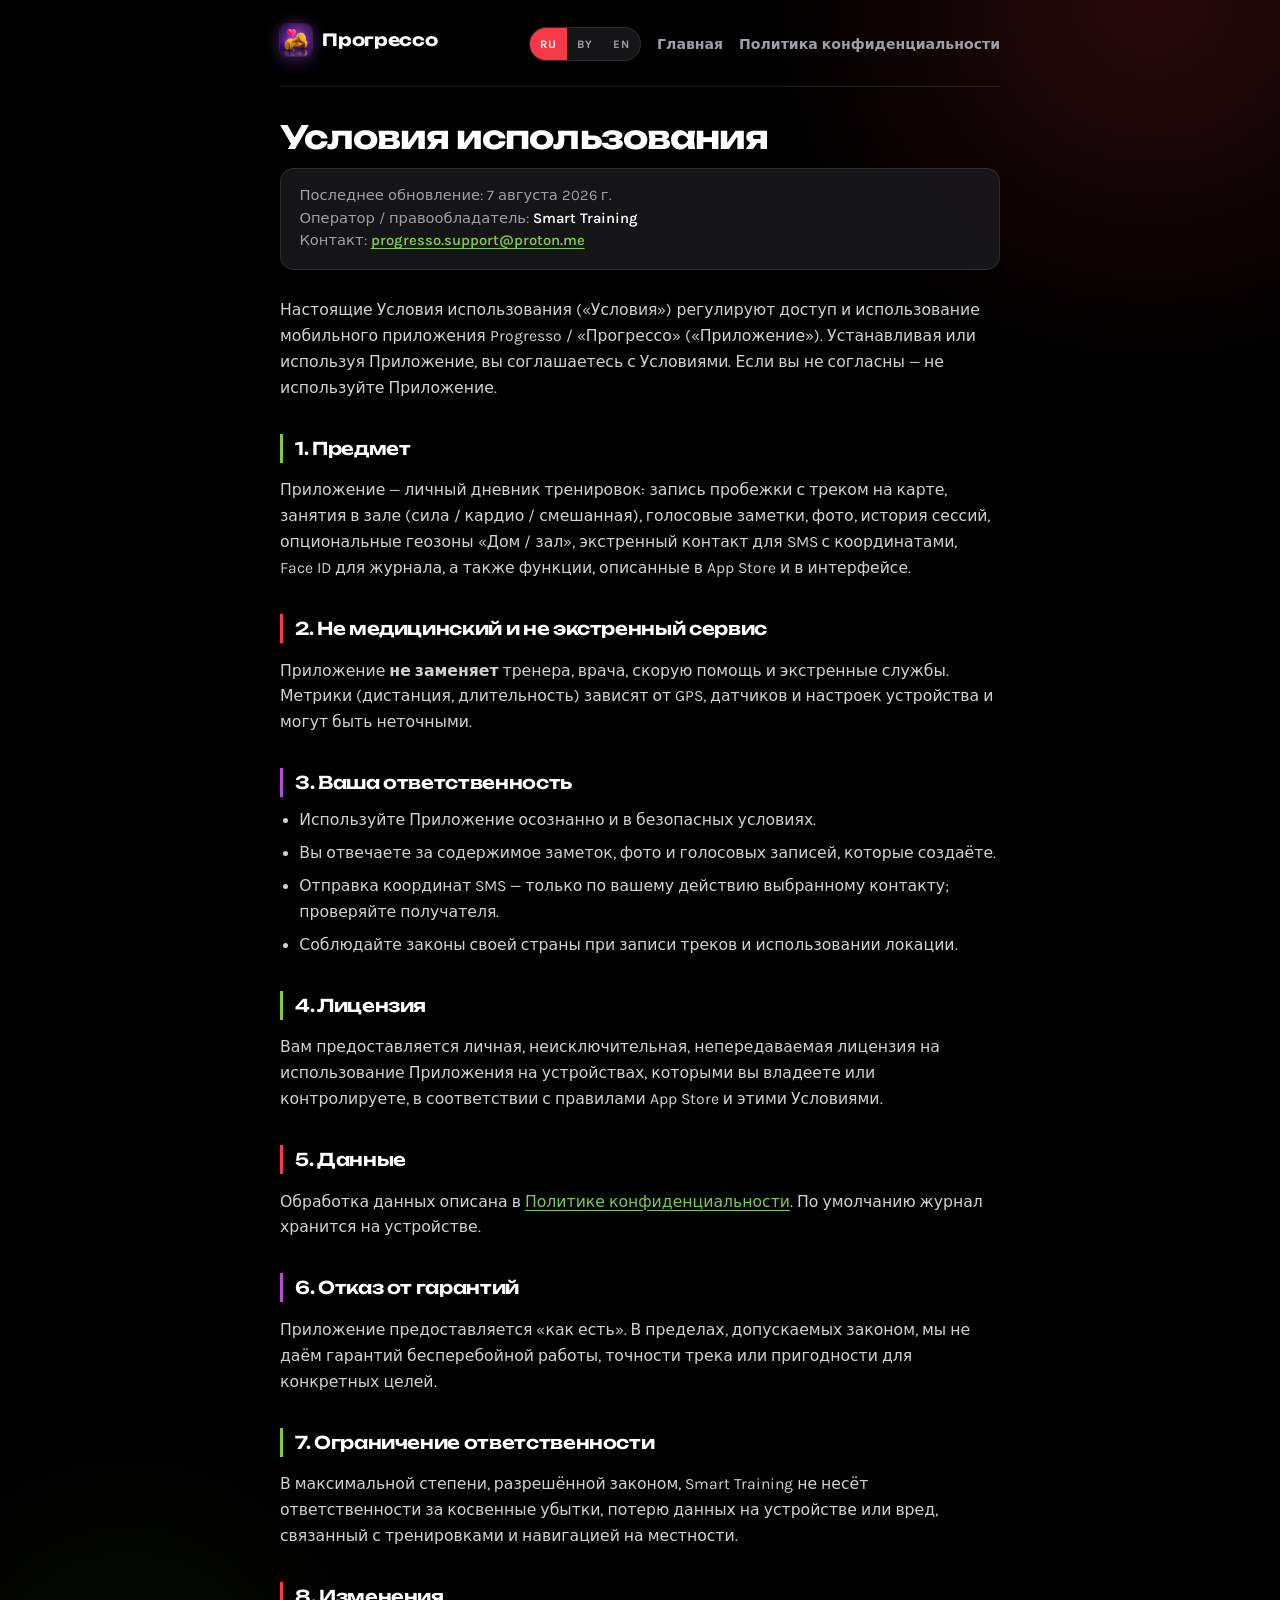
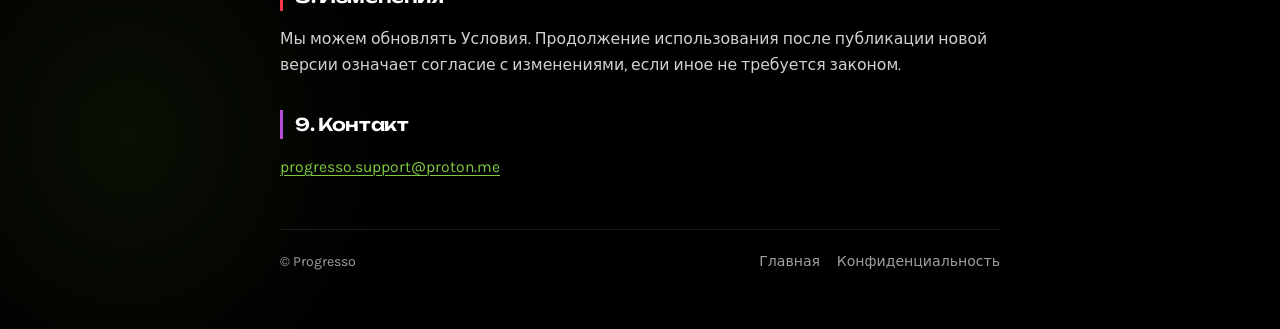
<file: terms.html>
<!DOCTYPE html>
<html
  lang="ru"
  data-title-ru="Условия использования — Прогрессо"
  data-title-be="Умовы выкарыстання — Прагрэса"
  data-title-en="Terms of Use — Progresso"
>
  <head>
    <meta charset="utf-8" />
    <meta name="viewport" content="width=device-width, initial-scale=1" />
    <meta name="theme-color" content="#000000" />
    <title>Условия использования — Прогрессо</title>
    <link rel="icon" type="image/png" href="assets/app-icon.png?v=2" />
    <link rel="apple-touch-icon" href="assets/app-icon.png?v=2" />
    <link rel="stylesheet" href="styles.css" />
    <script src="lang.js" defer></script>
  </head>
  <body>
    <div class="wrap legal-page">
      <header class="site-header">
        <div class="logo">
          <a href="index.html"
            ><img src="assets/app-icon.png?v=2" width="32" height="32" alt="" />
            <span class="lang-ru">Прогрессо</span>
            <span class="lang-be" hidden>Прагрэса</span>
            <span class="lang-en" hidden>Progresso</span></a
          >
        </div>
        <div class="header-tools">
          <div class="lang-switch" role="group" aria-label="Language">
            <button type="button" data-st-lang-btn="ru" aria-pressed="true">RU</button>
            <button type="button" data-st-lang-btn="be" aria-pressed="false">BY</button>
            <button type="button" data-st-lang-btn="en" aria-pressed="false">EN</button>
          </div>
          <nav
            class="nav-inline"
            data-aria-ru="Навигация по сайту"
            data-aria-be="Навігацыя па сайце"
            data-aria-en="Site navigation"
            aria-label="Навигация по сайту"
          >
            <a href="index.html"
              ><span class="lang-ru">Главная</span><span class="lang-be" hidden>Галоўная</span
              ><span class="lang-en" hidden>Home</span></a
            >
            <a href="privacy.html"
              ><span class="lang-ru">Политика конфиденциальности</span
              ><span class="lang-be" hidden>Палітыка канфідэнцыйнасці</span
              ><span class="lang-en" hidden>Privacy Policy</span></a
            >
          </nav>
        </div>
      </header>

      <main>
        <div class="lang-ru">
          <h1>Условия использования</h1>
          <p class="meta">
            Последнее обновление: 7 августа 2026 г.<br />
            Оператор / правообладатель: <strong>Smart Training</strong><br />
            Контакт:
            <strong><a href="mailto:progresso.support@proton.me">progresso.support@proton.me</a></strong>
          </p>

          <p>
            Настоящие Условия использования («Условия») регулируют доступ и использование
            мобильного приложения Progresso / «Прогрессо» («Приложение»). Устанавливая или
            используя Приложение, вы соглашаетесь с Условиями. Если вы не согласны — не используйте
            Приложение.
          </p>

          <h2>1. Предмет</h2>
          <p>
            Приложение — личный дневник тренировок: запись пробежки с треком на карте, занятия в
            зале (сила / кардио / смешанная), голосовые заметки, фото, история сессий, опциональные
            геозоны «Дом / зал», экстренный контакт для SMS с координатами, Face&nbsp;ID для
            журнала, а также функции, описанные в App Store и в интерфейсе.
          </p>

          <h2>2. Не медицинский и не экстренный сервис</h2>
          <p>
            Приложение <strong>не заменяет</strong> тренера, врача, скорую помощь и экстренные
            службы. Метрики (дистанция, длительность) зависят от GPS, датчиков и настроек
            устройства и могут быть неточными.
          </p>

          <h2>3. Ваша ответственность</h2>
          <ul>
            <li>Используйте Приложение осознанно и в безопасных условиях.</li>
            <li>Вы отвечаете за содержимое заметок, фото и голосовых записей, которые создаёте.</li>
            <li>
              Отправка координат SMS — только по вашему действию выбранному контакту; проверяйте
              получателя.
            </li>
            <li>Соблюдайте законы своей страны при записи треков и использовании локации.</li>
          </ul>

          <h2>4. Лицензия</h2>
          <p>
            Вам предоставляется личная, неисключительная, непередаваемая лицензия на использование
            Приложения на устройствах, которыми вы владеете или контролируете, в соответствии с
            правилами App Store и этими Условиями.
          </p>

          <h2>5. Данные</h2>
          <p>
            Обработка данных описана в
            <a href="privacy.html">Политике конфиденциальности</a>. По умолчанию журнал хранится на
            устройстве.
          </p>

          <h2>6. Отказ от гарантий</h2>
          <p>
            Приложение предоставляется «как есть». В пределах, допускаемых законом, мы не даём
            гарантий бесперебойной работы, точности трека или пригодности для конкретных целей.
          </p>

          <h2>7. Ограничение ответственности</h2>
          <p>
            В максимальной степени, разрешённой законом, Smart Training не несёт ответственности за
            косвенные убытки, потерю данных на устройстве или вред, связанный с тренировками и
            навигацией на местности.
          </p>

          <h2>8. Изменения</h2>
          <p>
            Мы можем обновлять Условия. Продолжение использования после публикации новой версии
            означает согласие с изменениями, если иное не требуется законом.
          </p>

          <h2>9. Контакт</h2>
          <p>
            <a href="mailto:progresso.support@proton.me">progresso.support@proton.me</a>
          </p>
        </div>

        <div class="lang-be" hidden>
          <h1>Умовы выкарыстання</h1>
          <p class="meta">
            Апошняе абнаўленне: 7 жніўня 2026 г.<br />
            Аператар: <strong>Smart Training</strong><br />
            Кантакт:
            <strong><a href="mailto:progresso.support@proton.me">progresso.support@proton.me</a></strong>
          </p>

          <p>
            Гэтыя Умовы рэгулююць доступ і выкарыстанне мабільнай праграмы Progresso /
            «Прагрэса» («Праграма»). Усталёўваючы або выкарыстоўваючы Праграму, вы
            згаджаецеся з Умовамі.
          </p>

          <h2>1. Прадмет</h2>
          <p>
            Праграма — асабісты дзённік трэніровак: прабежка з трэкам, заняткі ў зале, галасавыя
            нататкі, фота, гісторыя, геазоны, экстраны кантакт для SMS, Face&nbsp;ID і функцыі з
            App Store.
          </p>

          <h2>2. Не медыцынскі і не экстраны сэрвіс</h2>
          <p>
            Праграма <strong>не замяняе</strong> трэнера, лекара і экстраныя службы. Метрыкі
            залежаць ад GPS і наладаў прылады.
          </p>

          <h2>3. Ваша адказнасць</h2>
          <ul>
            <li>Выкарыстоўвайце Праграму бяспечна.</li>
            <li>Вы адказваеце за змест нататак, фота і аўдыё.</li>
            <li>SMS з каардынатамі — толькі па вашым дзеянні.</li>
            <li>Закон пры запісе трэкаў і выкарыстанні лакацыі.</li>
          </ul>

          <h2>4. Ліцэнзія</h2>
          <p>
            Асабістая невыключальная ліцэнзія на выкарыстанне Праграмы на вашых прыладах згодна з
            App Store і гэтымі Умовамі.
          </p>

          <h2>5. Даныя</h2>
          <p>
            Гл. <a href="privacy.html">Палітыку канфідэнцыйнасці</a>. Па змаўчанні часопіс на
            прыладзе.
          </p>

          <h2>6. Адмова ад гарантый</h2>
          <p>Праграма падаецца «як ёсць» у межах, дапушчаных законам.</p>

          <h2>7. Абмежаванне адказнасці</h2>
          <p>
            У максімальнай ступені, дазволенай законам, Smart Training не нясе адказнасці за
            ўскосныя страты і шкоду, звязаную з трэніроўкамі.
          </p>

          <h2>8. Змены</h2>
          <p>Умовы могуць абнаўляцца; працяг выкарыстання азначае згоду, калі закон не патрабуе іншага.</p>

          <h2>9. Кантакт</h2>
          <p>
            <a href="mailto:progresso.support@proton.me">progresso.support@proton.me</a>
          </p>
        </div>

        <div class="lang-en" hidden>
          <h1>Terms of Use</h1>
          <p class="meta">
            Last updated: 7 August 2026<br />
            Operator: <strong>Smart Training</strong><br />
            Contact:
            <strong><a href="mailto:progresso.support@proton.me">progresso.support@proton.me</a></strong>
          </p>

          <p>
            These Terms of Use (“Terms”) govern access to and use of the Progresso mobile app
            (“the App”). By installing or using the App, you agree to the Terms. If you do not
            agree, do not use the App.
          </p>

          <h2>1. The App</h2>
          <p>
            The App is a personal training journal: run tracking on a map, gym sessions (strength /
            cardio / mixed), voice notes, photos, session history, optional Home / Gym geofences, an
            emergency SMS contact, Face&nbsp;ID for the journal, and features described in the App
            Store and UI.
          </p>

          <h2>2. Not medical or emergency services</h2>
          <p>
            The App <strong>does not replace</strong> a coach, a doctor, or emergency services.
            Metrics (distance, duration) depend on GPS, sensors, and device settings and may be
            inaccurate.
          </p>

          <h2>3. Your responsibilities</h2>
          <ul>
            <li>Use the App safely and appropriately.</li>
            <li>You are responsible for notes, photos, and voice recordings you create.</li>
            <li>
              Sending coordinates by SMS is user-initiated to a contact you choose — verify the
              recipient.
            </li>
            <li>Comply with local law when recording tracks and using location.</li>
          </ul>

          <h2>4. License</h2>
          <p>
            You receive a personal, non-exclusive, non-transferable license to use the App on
            devices you own or control, subject to the App Store rules and these Terms.
          </p>

          <h2>5. Data</h2>
          <p>
            Data practices are described in the <a href="privacy.html">Privacy Policy</a>. By
            default the journal stays on device.
          </p>

          <h2>6. Disclaimer</h2>
          <p>
            The App is provided “as is.” To the fullest extent permitted by law, we disclaim
            warranties of uninterrupted operation, track accuracy, or fitness for a particular
            purpose.
          </p>

          <h2>7. Limitation of liability</h2>
          <p>
            To the maximum extent permitted by law, Smart Training is not liable for indirect
            damages, on-device data loss, or harm related to workouts or outdoor navigation.
          </p>

          <h2>8. Changes</h2>
          <p>
            We may update these Terms. Continued use after publication means acceptance unless law
            requires otherwise.
          </p>

          <h2>9. Contact</h2>
          <p>
            <a href="mailto:progresso.support@proton.me">progresso.support@proton.me</a>
          </p>
        </div>
      </main>

      <footer class="site-footer">
        <span>© Progresso</span>
        <nav>
          <a href="index.html"
            ><span class="lang-ru">Главная</span><span class="lang-be" hidden>Галоўная</span
            ><span class="lang-en" hidden>Home</span></a
          >
          <a href="privacy.html"
            ><span class="lang-ru">Конфиденциальность</span
            ><span class="lang-be" hidden>Канфідэнцыяльнасць</span
            ><span class="lang-en" hidden>Privacy</span></a
          >
        </nav>
      </footer>
    </div>
  </body>
</html>
</file>
<file: index.css>
/* Progresso — dark fitness journal (aligned with AppTheme) */

@import url("https://fonts.googleapis.com/css2?family=Karla:wght@400;500;600;700&family=Unbounded:wght@500;600;700;800&display=swap");

.page-home {
  --bg: #000000;
  --surface: #1c1c1e;
  --surface-2: #2b2b2e;
  --ink: #ffffff;
  --muted: #9e9ea6;
  --accent: #f7394a;
  --run: #80cb41;
  --gym: #b64cd9;
  --line: rgba(255, 255, 255, 0.08);
  --glow-red: rgba(247, 57, 74, 0.35);
  --glow-run: rgba(128, 203, 65, 0.28);
  --glow-gym: rgba(182, 76, 217, 0.28);
  --display: "Unbounded", "Avenir Next", sans-serif;
  --sans: "Karla", "Segoe UI", system-ui, sans-serif;
  margin: 0;
  min-height: 100vh;
  font-family: var(--sans);
  color: var(--ink);
  background: var(--bg);
  line-height: 1.55;
  overflow-x: hidden;
}

.page-home a {
  color: var(--run);
  text-decoration-thickness: 1px;
  text-underline-offset: 3px;
}

.page-home a:hover {
  color: #a8e06a;
}

.page-home a.btn-primary,
.page-home a.btn-primary:hover {
  color: #fff;
  text-decoration: none;
}

[hidden] {
  display: none !important;
}

/* Atmosphere — motion trails, not flat black */
.track-bg {
  position: fixed;
  inset: 0;
  z-index: 0;
  pointer-events: none;
  background:
    radial-gradient(ellipse 55% 40% at 88% 12%, rgba(247, 57, 74, 0.2) 0%, transparent 55%),
    radial-gradient(ellipse 42% 38% at 8% 55%, rgba(128, 203, 65, 0.12) 0%, transparent 50%),
    radial-gradient(ellipse 40% 35% at 92% 68%, rgba(182, 76, 217, 0.16) 0%, transparent 50%),
    radial-gradient(ellipse 50% 30% at 50% 100%, rgba(128, 203, 65, 0.06) 0%, transparent 45%),
    linear-gradient(180deg, #050505 0%, #000 40%, #0a0a0c 100%);
}

.track-bg::before {
  content: "";
  position: absolute;
  inset: 0;
  background-image: repeating-linear-gradient(
    -18deg,
    transparent 0,
    transparent 46px,
    rgba(255, 255, 255, 0.015) 46px,
    rgba(255, 255, 255, 0.015) 47px
  );
  mask-image: linear-gradient(180deg, rgba(0, 0, 0, 0.7), transparent 85%);
}

.track-bg::after {
  content: "";
  position: absolute;
  width: 120%;
  height: 2px;
  top: 38%;
  left: -10%;
  background: linear-gradient(
    90deg,
    transparent,
    rgba(247, 57, 74, 0.55),
    rgba(182, 76, 217, 0.4),
    transparent
  );
  filter: blur(0.5px);
  animation: trail-slide 14s ease-in-out infinite;
  opacity: 0.55;
}

@keyframes trail-slide {
  0%,
  100% {
    transform: translateX(-4%) rotate(-12deg);
    opacity: 0.35;
  }
  50% {
    transform: translateX(6%) rotate(-10deg);
    opacity: 0.7;
  }
}

.shell {
  position: relative;
  z-index: 1;
  max-width: 1180px;
  margin: 0 auto;
  padding: 0 1.25rem 5rem;
}

/* Nav */
.nav {
  display: flex;
  align-items: center;
  justify-content: space-between;
  gap: 1rem;
  padding: 1.1rem 0;
  flex-wrap: wrap;
}

.logo a {
  display: inline-flex;
  align-items: center;
  gap: 0.7rem;
  text-decoration: none;
  color: var(--ink);
  font-family: var(--display);
  font-weight: 700;
  font-size: clamp(0.95rem, 2.4vw, 1.15rem);
  letter-spacing: -0.02em;
}

.logo img {
  width: 38px;
  height: 38px;
  border-radius: 10px;
  box-shadow:
    0 0 0 1px var(--line),
    0 0 20px rgba(182, 76, 217, 0.35),
    0 8px 24px rgba(139, 92, 246, 0.22);
}

.nav-end {
  display: flex;
  align-items: center;
  gap: 1.15rem;
  flex-wrap: wrap;
}

.nav-links {
  display: flex;
  gap: 1.2rem;
  font-size: 0.9rem;
  font-weight: 600;
}

.nav-links a {
  text-decoration: none;
  color: var(--muted);
}

.nav-links a:hover {
  color: var(--ink);
}

.lang-switch {
  display: inline-flex;
  background: rgba(28, 28, 30, 0.85);
  border: 1px solid var(--line);
  border-radius: 999px;
  overflow: hidden;
  backdrop-filter: blur(12px);
}

.lang-switch button {
  border: none;
  background: transparent;
  padding: 0.42rem 0.72rem;
  font: inherit;
  font-size: 0.7rem;
  font-weight: 700;
  letter-spacing: 0.06em;
  cursor: pointer;
  color: var(--muted);
}

.lang-switch button.lang-btn-active {
  background: var(--accent);
  color: #fff;
}

/* —— Hero: animated watermark text + real shots —— */
.hero {
  position: relative;
  min-height: min(92vh, 860px);
  margin: 0 -1.25rem;
  padding: clamp(2.5rem, 7vw, 5rem) clamp(1.25rem, 5vw, 3.5rem) 0;
  display: flex;
  flex-direction: column;
  justify-content: flex-end;
  overflow: hidden;
}

.hero-mark {
  position: absolute;
  inset: 8% 0 auto;
  z-index: 0;
  margin: 0;
  font-family: var(--display);
  font-weight: 800;
  font-size: clamp(3.8rem, 16vw, 11rem);
  line-height: 0.85;
  letter-spacing: -0.05em;
  color: transparent;
  -webkit-text-stroke: 1px rgba(255, 255, 255, 0.06);
  text-shadow:
    -2px 0 40px rgba(128, 203, 65, 0.08),
    2px 0 40px rgba(182, 76, 217, 0.08);
  pointer-events: none;
  user-select: none;
  white-space: nowrap;
  animation: mark-in 1.1s cubic-bezier(0.22, 1, 0.36, 1) both;
}

@keyframes mark-in {
  from {
    opacity: 0;
    transform: translateY(24px);
  }
  to {
    opacity: 1;
    transform: translateY(0);
  }
}

@keyframes rise {
  from {
    opacity: 0;
    transform: translateY(28px);
  }
  to {
    opacity: 1;
    transform: translateY(0);
  }
}

.hero-copy {
  position: relative;
  z-index: 2;
  max-width: 34rem;
  min-width: 0;
  margin-bottom: clamp(1.5rem, 4vw, 2.5rem);
  animation: rise 0.9s 0.15s cubic-bezier(0.22, 1, 0.36, 1) both;
}

@media (max-width: 560px) {
  .hero-mark {
    font-size: clamp(3.2rem, 18vw, 5rem);
  }
}

.hero-brand {
  margin: 0 0 0.65rem;
  font-family: var(--display);
  font-weight: 700;
  font-size: clamp(1.85rem, 5vw, 2.6rem);
  letter-spacing: -0.03em;
  color: var(--ink);
}

.hero h1 {
  margin: 0 0 1rem;
  font-family: var(--display);
  font-weight: 600;
  font-size: clamp(1.15rem, 2.8vw, 1.55rem);
  letter-spacing: -0.02em;
  line-height: 1.25;
  color: var(--muted);
  max-width: 22ch;
}

.hero-lead {
  margin: 0 0 1.6rem;
  font-size: 1.05rem;
  color: rgba(255, 255, 255, 0.78);
  max-width: 36ch;
}

.hero-cta {
  display: flex;
  flex-wrap: wrap;
  gap: 0.85rem 1.25rem;
  align-items: center;
}

.btn-primary {
  display: inline-flex;
  align-items: center;
  justify-content: center;
  gap: 0.55rem;
  padding: 0.85rem 1.35rem;
  border-radius: 14px;
  background: var(--accent);
  font-weight: 700;
  font-size: 0.95rem;
  box-shadow: 0 10px 36px var(--glow-red);
  transition: transform 0.2s ease, box-shadow 0.2s ease;
}

.btn-primary svg {
  width: 1.05em;
  height: 1.05em;
  flex-shrink: 0;
  fill: currentColor;
}

.btn-primary:hover {
  transform: translateY(-2px);
  box-shadow: 0 14px 40px var(--glow-red);
}

.btn-ghost {
  color: var(--muted) !important;
  text-decoration: none !important;
  font-weight: 600;
  font-size: 0.95rem;
}

.btn-ghost:hover {
  color: var(--ink) !important;
}

/* Phone gallery — real simulator shots */
.phone-rail {
  position: relative;
  z-index: 2;
  display: flex;
  justify-content: center;
  align-items: flex-end;
  gap: clamp(0.75rem, 2.5vw, 1.75rem);
  margin-top: 0.5rem;
  padding-bottom: 0;
  min-height: clamp(280px, 42vh, 440px);
  animation: rail-in 1s 0.25s cubic-bezier(0.22, 1, 0.36, 1) both;
}

@keyframes rail-in {
  from {
    opacity: 0;
    transform: translateY(48px);
  }
  to {
    opacity: 1;
    transform: translateY(0);
  }
}

.phone {
  --w: clamp(148px, 22vw, 210px);
  width: var(--w);
  aspect-ratio: 9 / 19.2;
  border-radius: 28px;
  background: #0a0a0b;
  border: 2px solid rgba(255, 255, 255, 0.14);
  box-shadow:
    0 0 0 1px rgba(0, 0, 0, 0.6),
    0 28px 60px rgba(0, 0, 0, 0.65),
    0 0 40px var(--phone-glow, transparent);
  overflow: hidden;
  position: relative;
  flex-shrink: 0;
  transition: transform 0.35s ease;
}

.phone--shot {
  padding: 0;
  background: #000;
}

.phone--shot > img {
  display: block;
  width: 100%;
  height: 100%;
  object-fit: cover;
  object-position: top center;
}

.lap-visual .phone--shot {
  --w: clamp(180px, 42vw, 240px);
}

.phone:nth-child(1) {
  --phone-glow: var(--glow-run);
  transform: rotate(-8deg) translateY(28px);
}

.phone:nth-child(2) {
  --phone-glow: var(--glow-red);
  transform: rotate(0deg) translateY(0);
  z-index: 2;
}

.phone:nth-child(3) {
  --phone-glow: var(--glow-gym);
  transform: rotate(8deg) translateY(28px);
}

@media (hover: hover) {
  .phone:hover {
    transform: rotate(0deg) translateY(-8px) scale(1.03);
    z-index: 3;
  }
}

.phone-notch {
  position: absolute;
  top: 8px;
  left: 50%;
  transform: translateX(-50%);
  width: 38%;
  height: 10px;
  background: #000;
  border-radius: 10px;
  z-index: 5;
}

.phone-screen {
  height: 100%;
  padding: 28px 12px 14px;
  display: flex;
  flex-direction: column;
  gap: 10px;
  background: #000;
  font-size: 9px;
}

.phone-title {
  font-family: var(--display);
  font-size: 11px;
  font-weight: 700;
  letter-spacing: -0.02em;
}

.phone-sub {
  color: var(--muted);
  font-size: 8px;
  margin-top: -6px;
}

.phone-row {
  display: flex;
  align-items: center;
  gap: 8px;
  padding: 10px;
  border-radius: 14px;
  background: var(--surface);
  border: 1px solid var(--line);
}

.phone-icon {
  width: 28px;
  height: 28px;
  border-radius: 50%;
  display: grid;
  place-items: center;
  flex-shrink: 0;
  position: relative;
}

.phone-icon.run {
  background: rgba(128, 203, 65, 0.18);
  box-shadow: inset 0 0 0 1px rgba(128, 203, 65, 0.45);
}

.phone-icon.gym {
  background: rgba(182, 76, 217, 0.18);
  box-shadow: inset 0 0 0 1px rgba(182, 76, 217, 0.45);
}

.phone-icon.run::after {
  content: "";
  width: 10px;
  height: 10px;
  border-left: 2px solid var(--run);
  border-bottom: 2px solid var(--run);
  transform: rotate(-45deg) translate(1px, -1px);
}

.phone-icon.gym::after {
  content: "";
  width: 14px;
  height: 4px;
  border-radius: 2px;
  background: var(--gym);
  box-shadow: -5px 0 0 -1px var(--gym), 5px 0 0 -1px var(--gym);
}

.phone-row strong {
  display: block;
  font-size: 9.5px;
  font-weight: 700;
}

.phone-row span {
  color: var(--muted);
  font-size: 7.5px;
}

.phone-map {
  flex: 1;
  border-radius: 12px;
  position: relative;
  overflow: hidden;
  min-height: 110px;
  background: #1c2834;
}

/* Street grid — city blocks + arterials so it reads as a map */
.phone-map-streets {
  position: absolute;
  inset: 0;
  background-color: #1a2733;
  background-image:
    /* minor streets */
    linear-gradient(90deg, transparent 0 15px, rgba(92, 112, 130, 0.55) 15px 16px, transparent 16px),
    linear-gradient(0deg, transparent 0 15px, rgba(92, 112, 130, 0.55) 15px 16px, transparent 16px),
    /* main roads */
    linear-gradient(90deg, transparent 0 47px, rgba(130, 150, 168, 0.75) 47px 50px, transparent 50px),
    linear-gradient(0deg, transparent 0 63px, rgba(130, 150, 168, 0.75) 63px 66px, transparent 66px),
    linear-gradient(90deg, transparent 0 95px, rgba(120, 140, 158, 0.65) 95px 97px, transparent 97px),
    /* blocks */
    linear-gradient(160deg, #223140 0%, #182430 55%, #121c26 100%);
  background-size:
    32px 32px,
    32px 32px,
    100% 100%,
    100% 100%,
    100% 100%,
    100% 100%;
}

.phone-map-streets::before {
  content: "";
  position: absolute;
  left: 6%;
  top: 10%;
  width: 36%;
  height: 26%;
  border-radius: 3px;
  background: rgba(62, 120, 78, 0.35);
  box-shadow:
    42px 38px 0 0 rgba(55, 78, 98, 0.45),
    8px 72px 0 -2px rgba(55, 78, 98, 0.4),
    70px 8px 0 -4px rgba(62, 120, 78, 0.28);
}

.phone-map-streets::after {
  content: "";
  position: absolute;
  right: 8%;
  bottom: 14%;
  width: 34%;
  height: 24%;
  border-radius: 3px;
  background: rgba(55, 78, 98, 0.5);
  box-shadow:
    -48px -36px 0 0 rgba(55, 78, 98, 0.4),
    -20px 28px 0 -3px rgba(62, 120, 78, 0.28);
}

.phone-map-track {
  position: absolute;
  inset: 0;
  width: 100%;
  height: 100%;
  z-index: 1;
  pointer-events: none;
}

.phone-map-track .map-park {
  fill: rgba(128, 203, 65, 0.16);
  stroke: rgba(128, 203, 65, 0.28);
  stroke-width: 0.6;
}

.phone-map-track .map-block {
  fill: rgba(70, 92, 112, 0.45);
  stroke: rgba(120, 142, 162, 0.35);
  stroke-width: 0.6;
}

.phone-map-track .map-river {
  fill: none;
  stroke: rgba(90, 160, 210, 0.55);
  stroke-width: 5;
  stroke-linecap: round;
  filter: blur(0.2px);
}

.phone-map-track .map-city-label {
  fill: rgba(255, 255, 255, 0.55);
  font-family: var(--sans);
  font-size: 7px;
  font-weight: 700;
  letter-spacing: 0.04em;
}

.phone-map-track .track-line {
  fill: none;
  stroke: var(--run);
  stroke-width: 3.2;
  stroke-linecap: round;
  stroke-linejoin: round;
  filter: drop-shadow(0 0 3px rgba(128, 203, 65, 0.75));
}

.phone-map-track .track-line.track-a {
  stroke: var(--run);
  stroke-width: 3.1;
  filter: drop-shadow(0 0 3px rgba(128, 203, 65, 0.75));
}

.phone-map-track .track-line.track-b {
  stroke: #4099ff;
  stroke-width: 2.7;
  filter: drop-shadow(0 0 3px rgba(64, 153, 255, 0.65));
}

.phone-map-track .track-line.track-c {
  stroke: #ff9e2e;
  stroke-width: 2.5;
  filter: drop-shadow(0 0 3px rgba(255, 158, 46, 0.6));
}

.phone-map-track .track-start {
  fill: #fff;
  stroke: var(--run);
  stroke-width: 1.5;
}

.phone-map-track .track-user {
  fill: var(--accent);
  stroke: #fff;
  stroke-width: 1.4;
}

.phone-map-track .track-user-ring {
  fill: none;
  stroke: var(--accent);
  stroke-width: 1.2;
  opacity: 0.55;
  animation: map-ring 1.6s ease-out infinite;
  transform-origin: center;
  transform-box: fill-box;
}

@keyframes map-ring {
  0% {
    opacity: 0.65;
    transform: scale(0.7);
  }
  100% {
    opacity: 0;
    transform: scale(2.1);
  }
}

.phone-pulse {
  position: absolute;
  top: 10px;
  right: 8px;
  z-index: 2;
  display: flex;
  align-items: center;
  gap: 4px;
  padding: 3px 7px;
  border-radius: 999px;
  background: rgba(0, 0, 0, 0.62);
  backdrop-filter: blur(6px);
  font-size: 7px;
  font-weight: 700;
  color: #fff;
}

.phone-pulse i {
  width: 5px;
  height: 5px;
  border-radius: 50%;
  background: var(--accent);
  animation: pulse 1.2s ease-in-out infinite;
}

@keyframes pulse {
  0%,
  100% {
    opacity: 1;
    transform: scale(1);
  }
  50% {
    opacity: 0.4;
    transform: scale(0.85);
  }
}

.phone-metrics {
  display: grid;
  grid-template-columns: 1fr 1fr 1fr;
  gap: 6px;
}

.phone-metric label {
  display: block;
  font-size: 6.5px;
  letter-spacing: 0.06em;
  text-transform: uppercase;
  color: var(--muted);
}

.phone-metric b {
  font-family: var(--display);
  font-size: 11px;
  font-weight: 600;
}

.phone-metric.green b {
  color: var(--run);
}

.phone-chip {
  display: inline-flex;
  padding: 3px 7px;
  border-radius: 6px;
  font-size: 7px;
  font-weight: 700;
  background: rgba(182, 76, 217, 0.2);
  color: var(--gym);
}

.phone-hist {
  display: flex;
  flex-direction: column;
  gap: 6px;
}

.phone-hist-item {
  display: flex;
  justify-content: space-between;
  align-items: center;
  padding: 8px 9px;
  border-radius: 12px;
  background: var(--surface);
  border: 1px solid var(--line);
}

.phone-hist-item small {
  color: var(--muted);
  font-size: 7px;
}

.phone-hist-item b {
  font-size: 9px;
}

.dot-run,
.dot-gym {
  width: 7px;
  height: 7px;
  border-radius: 50%;
  display: inline-block;
  margin-right: 5px;
}

.dot-run {
  background: var(--run);
  box-shadow: 0 0 8px var(--glow-run);
}

.dot-gym {
  background: var(--gym);
  box-shadow: 0 0 8px var(--glow-gym);
}

/* —— Laps: alternating feature bands with track spine —— */
.laps {
  position: relative;
  margin-top: clamp(3.5rem, 8vw, 6rem);
  padding-left: clamp(0px, 3vw, 1.5rem);
}

.laps::before {
  content: "";
  position: absolute;
  left: 10px;
  top: 0;
  bottom: 0;
  width: 2px;
  background: linear-gradient(
    180deg,
    var(--run),
    var(--accent) 45%,
    var(--gym) 100%
  );
  opacity: 0.55;
  border-radius: 2px;
}

@media (max-width: 720px) {
  .laps::before {
    left: 4px;
  }
}

.lap {
  position: relative;
  display: grid;
  grid-template-columns: 1fr 1fr;
  gap: clamp(1.5rem, 5vw, 3.5rem);
  align-items: center;
  padding: clamp(2rem, 5vw, 3.25rem) 0 clamp(2rem, 5vw, 3.25rem) clamp(1.75rem, 4vw, 2.5rem);
}

.lap:nth-child(even) .lap-copy {
  order: 2;
}

.lap:nth-child(even) .lap-visual {
  order: 1;
}

@media (max-width: 800px) {
  .lap {
    grid-template-columns: 1fr;
  }
  .lap:nth-child(even) .lap-copy,
  .lap:nth-child(even) .lap-visual {
    order: unset;
  }
}

.lap-node {
  position: absolute;
  left: 4px;
  top: 2.6rem;
  width: 14px;
  height: 14px;
  border-radius: 50%;
  background: var(--bg);
  border: 2px solid var(--accent);
  box-shadow: 0 0 16px var(--glow-red);
  z-index: 1;
}

.lap:nth-child(1) .lap-node {
  border-color: var(--run);
  box-shadow: 0 0 16px var(--glow-run);
}

.lap:nth-child(3) .lap-node {
  border-color: var(--gym);
  box-shadow: 0 0 16px var(--glow-gym);
}

.lap-kicker {
  margin: 0 0 0.4rem;
  font-size: 0.72rem;
  font-weight: 700;
  letter-spacing: 0.14em;
  text-transform: uppercase;
  color: var(--accent);
}

.lap:nth-child(1) .lap-kicker {
  color: var(--run);
}

.lap:nth-child(3) .lap-kicker {
  color: var(--gym);
}

.lap h2 {
  margin: 0 0 0.75rem;
  font-family: var(--display);
  font-weight: 700;
  font-size: clamp(1.35rem, 3vw, 1.85rem);
  letter-spacing: -0.03em;
  line-height: 1.15;
}

.lap p {
  margin: 0;
  color: var(--muted);
  font-size: 1.02rem;
  max-width: 38ch;
}

.lap-visual {
  display: flex;
  justify-content: center;
}

.lap-visual .phone {
  --w: clamp(170px, 28vw, 220px);
  transform: none !important;
}

.lap:nth-child(1) .lap-visual .phone {
  --phone-glow: var(--glow-run);
}

.lap:nth-child(2) .lap-visual .phone {
  --phone-glow: var(--glow-red);
}

.lap:nth-child(3) .lap-visual .phone {
  --phone-glow: var(--glow-gym);
}

/* Feature cards — deeper app capabilities */
.features {
  margin-top: clamp(3rem, 7vw, 5rem);
}

.features-head {
  max-width: 44rem;
  margin-bottom: clamp(1.5rem, 4vw, 2.25rem);
}

.features-head h2 {
  margin: 0 0 0.65rem;
  font-family: var(--display);
  font-weight: 700;
  font-size: clamp(1.35rem, 3vw, 1.85rem);
  letter-spacing: -0.03em;
  line-height: 1.15;
}

.features-head p {
  margin: 0;
  color: var(--muted);
  font-size: 1.02rem;
  max-width: 52ch;
}

.features-grid {
  display: grid;
  grid-template-columns: repeat(3, minmax(0, 1fr));
  gap: 0.85rem;
}

@media (max-width: 900px) {
  .features-grid {
    grid-template-columns: repeat(2, minmax(0, 1fr));
  }
}

@media (max-width: 560px) {
  .features-grid {
    grid-template-columns: 1fr;
  }
}

.feature-card {
  padding: 1.15rem 1.25rem 1.2rem;
  background: var(--surface);
  border: 1px solid var(--line);
  border-radius: 18px;
}

.feature-card h3 {
  margin: 0 0 0.45rem;
  font-family: var(--display);
  font-size: 0.92rem;
  font-weight: 700;
  letter-spacing: -0.01em;
  line-height: 1.25;
}

.feature-card p {
  margin: 0;
  color: var(--muted);
  font-size: 0.9rem;
  line-height: 1.5;
}

.feature-card--run h3 {
  color: var(--run);
}

.feature-card--gym h3 {
  color: var(--gym);
}

.feature-card--accent h3 {
  color: var(--accent);
}

/* Data strip — full-bleed band */
.data-band {
  margin: clamp(2.5rem, 6vw, 4.5rem) -1.25rem 0;
  padding: clamp(2rem, 5vw, 3rem) clamp(1.25rem, 5vw, 3.5rem);
  background:
    linear-gradient(105deg, rgba(247, 57, 74, 0.12), transparent 40%),
    linear-gradient(285deg, rgba(128, 203, 65, 0.1), transparent 35%),
    var(--surface);
  border-top: 1px solid var(--line);
  border-bottom: 1px solid var(--line);
}

.data-band-inner {
  max-width: 1180px;
  margin: 0 auto;
  display: grid;
  grid-template-columns: minmax(0, 1.1fr) minmax(0, 1fr);
  gap: 2rem;
  align-items: start;
}

@media (max-width: 720px) {
  .data-band-inner {
    grid-template-columns: 1fr;
  }
}

.data-band h2 {
  margin: 0 0 0.75rem;
  font-family: var(--display);
  font-size: clamp(1.25rem, 2.8vw, 1.65rem);
  letter-spacing: -0.02em;
}

.data-band p {
  margin: 0;
  color: var(--muted);
  font-size: 0.98rem;
}

.data-list {
  list-style: none;
  margin: 0;
  padding: 0;
  display: flex;
  flex-direction: column;
  gap: 0.85rem;
}

.data-list li {
  display: grid;
  grid-template-columns: auto 1fr;
  gap: 0.75rem;
  align-items: start;
  font-size: 0.95rem;
  color: rgba(255, 255, 255, 0.82);
}

.data-list li::before {
  content: "";
  width: 8px;
  height: 8px;
  margin-top: 0.45rem;
  border-radius: 50%;
  background: var(--accent);
  box-shadow: 0 0 10px var(--glow-red);
}

.disclaimer {
  margin: 2rem auto 0;
  max-width: 52rem;
  text-align: center;
  font-size: 0.88rem;
  color: var(--muted);
}

.footer {
  margin-top: 3.5rem;
  padding-top: 1.5rem;
  border-top: 1px solid var(--line);
  display: flex;
  flex-wrap: wrap;
  justify-content: space-between;
  gap: 1rem;
  align-items: center;
  font-size: 0.88rem;
  color: var(--muted);
}

.footer a {
  color: var(--muted);
  text-decoration: none;
  margin-left: 1rem;
}

.footer a:first-child {
  margin-left: 0;
}

.footer a:hover {
  color: var(--ink);
}

.footer nav {
  display: flex;
  flex-wrap: wrap;
  gap: 0.25rem;
}

@media (max-width: 560px) {
  .phone-rail {
    gap: 0.4rem;
  }
  .phone:nth-child(1),
  .phone:nth-child(3) {
    transform: rotate(-5deg) translateY(18px);
  }
  .phone:nth-child(3) {
    transform: rotate(5deg) translateY(18px);
  }
}
</file>
<file: styles.css>
/* Progresso — legal pages */

@import url("https://fonts.googleapis.com/css2?family=Karla:wght@400;500;600;700&family=Unbounded:wght@500;600;700&display=swap");

:root {
  --bg: #000000;
  --bg-panel: rgba(28, 28, 31, 0.78);
  --text: #ffffff;
  --text-muted: #9e9ea6;
  --accent: #f7394a;
  --run: #80cb41;
  --gym: #b64cd9;
  --border: rgba(255, 255, 255, 0.1);
  --font: "Karla", "Segoe UI", system-ui, sans-serif;
  --display: "Unbounded", "Avenir Next", sans-serif;
}

*,
*::before,
*::after {
  box-sizing: border-box;
}

[hidden] {
  display: none !important;
}

html {
  scroll-behavior: smooth;
}

body {
  margin: 0;
  font-family: var(--font);
  color: var(--text);
  background:
    radial-gradient(ellipse 55% 35% at 90% 0%, rgba(247, 57, 74, 0.16) 0%, transparent 55%),
    radial-gradient(ellipse 40% 30% at 10% 90%, rgba(128, 203, 65, 0.08) 0%, transparent 50%),
    var(--bg);
  min-height: 100vh;
  line-height: 1.65;
}

a {
  color: var(--run);
  text-decoration-thickness: 1px;
  text-underline-offset: 3px;
}

a:hover {
  color: #7aef8a;
}

.wrap {
  max-width: 760px;
  margin: 0 auto;
  padding: 1.5rem 1.25rem 3.5rem;
}

.site-header {
  display: flex;
  align-items: center;
  justify-content: space-between;
  gap: 1rem;
  flex-wrap: wrap;
  padding-bottom: 1.35rem;
  border-bottom: 1px solid var(--border);
  margin-bottom: 2rem;
}

.logo a {
  display: inline-flex;
  align-items: center;
  gap: 0.65rem;
  text-decoration: none;
  color: var(--text);
  font-family: var(--display);
  font-weight: 700;
  font-size: 1.05rem;
  letter-spacing: -0.02em;
}

.logo img {
  width: 32px;
  height: 32px;
  border-radius: 8px;
  box-shadow:
    0 0 0 1px var(--border),
    0 0 16px rgba(182, 76, 217, 0.32),
    0 6px 18px rgba(139, 92, 246, 0.2);
}

.header-tools {
  display: flex;
  flex-wrap: wrap;
  align-items: center;
  gap: 1rem;
}

.lang-switch {
  display: inline-flex;
  border: 1px solid var(--border);
  border-radius: 999px;
  overflow: hidden;
  background: var(--bg-panel);
  backdrop-filter: blur(12px);
}

.lang-switch button {
  border: none;
  background: transparent;
  padding: 0.4rem 0.65rem;
  font: inherit;
  font-size: 0.72rem;
  font-weight: 700;
  letter-spacing: 0.05em;
  cursor: pointer;
  color: var(--text-muted);
}

.lang-switch button.lang-btn-active {
  background: var(--accent);
  color: #fff;
}

.nav-inline {
  display: flex;
  flex-wrap: wrap;
  gap: 1rem;
  font-size: 0.88rem;
  font-weight: 600;
}

.nav-inline a {
  color: var(--text-muted);
  text-decoration: none;
}

.nav-inline a:hover {
  color: var(--text);
}

.legal-page h1 {
  margin: 0 0 0.75rem;
  font-family: var(--display);
  font-weight: 700;
  font-size: clamp(1.55rem, 4vw, 2rem);
  letter-spacing: -0.03em;
  line-height: 1.15;
}

.legal-page .meta {
  margin: 0 0 1.75rem;
  padding: 1rem 1.15rem;
  border-radius: 14px;
  background: var(--bg-panel);
  border: 1px solid var(--border);
  color: var(--text-muted);
  font-size: 0.92rem;
  line-height: 1.55;
}

.legal-page .meta strong {
  color: var(--text);
  font-weight: 600;
}

.legal-page h2 {
  margin: 2rem 0 0.65rem;
  font-family: var(--display);
  font-weight: 600;
  font-size: 1.1rem;
  letter-spacing: -0.02em;
  color: var(--text);
  padding-left: 0.75rem;
  border-left: 3px solid var(--accent);
}

.legal-page h2:nth-of-type(3n + 1) {
  border-left-color: var(--run);
}

.legal-page h2:nth-of-type(3n + 2) {
  border-left-color: var(--accent);
}

.legal-page h2:nth-of-type(3n) {
  border-left-color: var(--gym);
}

.legal-page p,
.legal-page li {
  color: rgba(255, 255, 255, 0.82);
  font-size: 0.98rem;
}

.legal-page ul {
  margin: 0.5rem 0 0;
  padding-left: 1.2rem;
}

.legal-page li {
  margin-bottom: 0.45rem;
}

.legal-page li strong {
  color: var(--text);
}

.site-footer {
  margin-top: 3rem;
  padding-top: 1.25rem;
  border-top: 1px solid var(--border);
  font-size: 0.88rem;
  color: var(--text-muted);
  display: flex;
  flex-wrap: wrap;
  justify-content: space-between;
  gap: 0.75rem;
}

.site-footer a {
  color: var(--text-muted);
  text-decoration: none;
  margin-left: 0.85rem;
}

.site-footer a:hover {
  color: var(--text);
}
</file>
